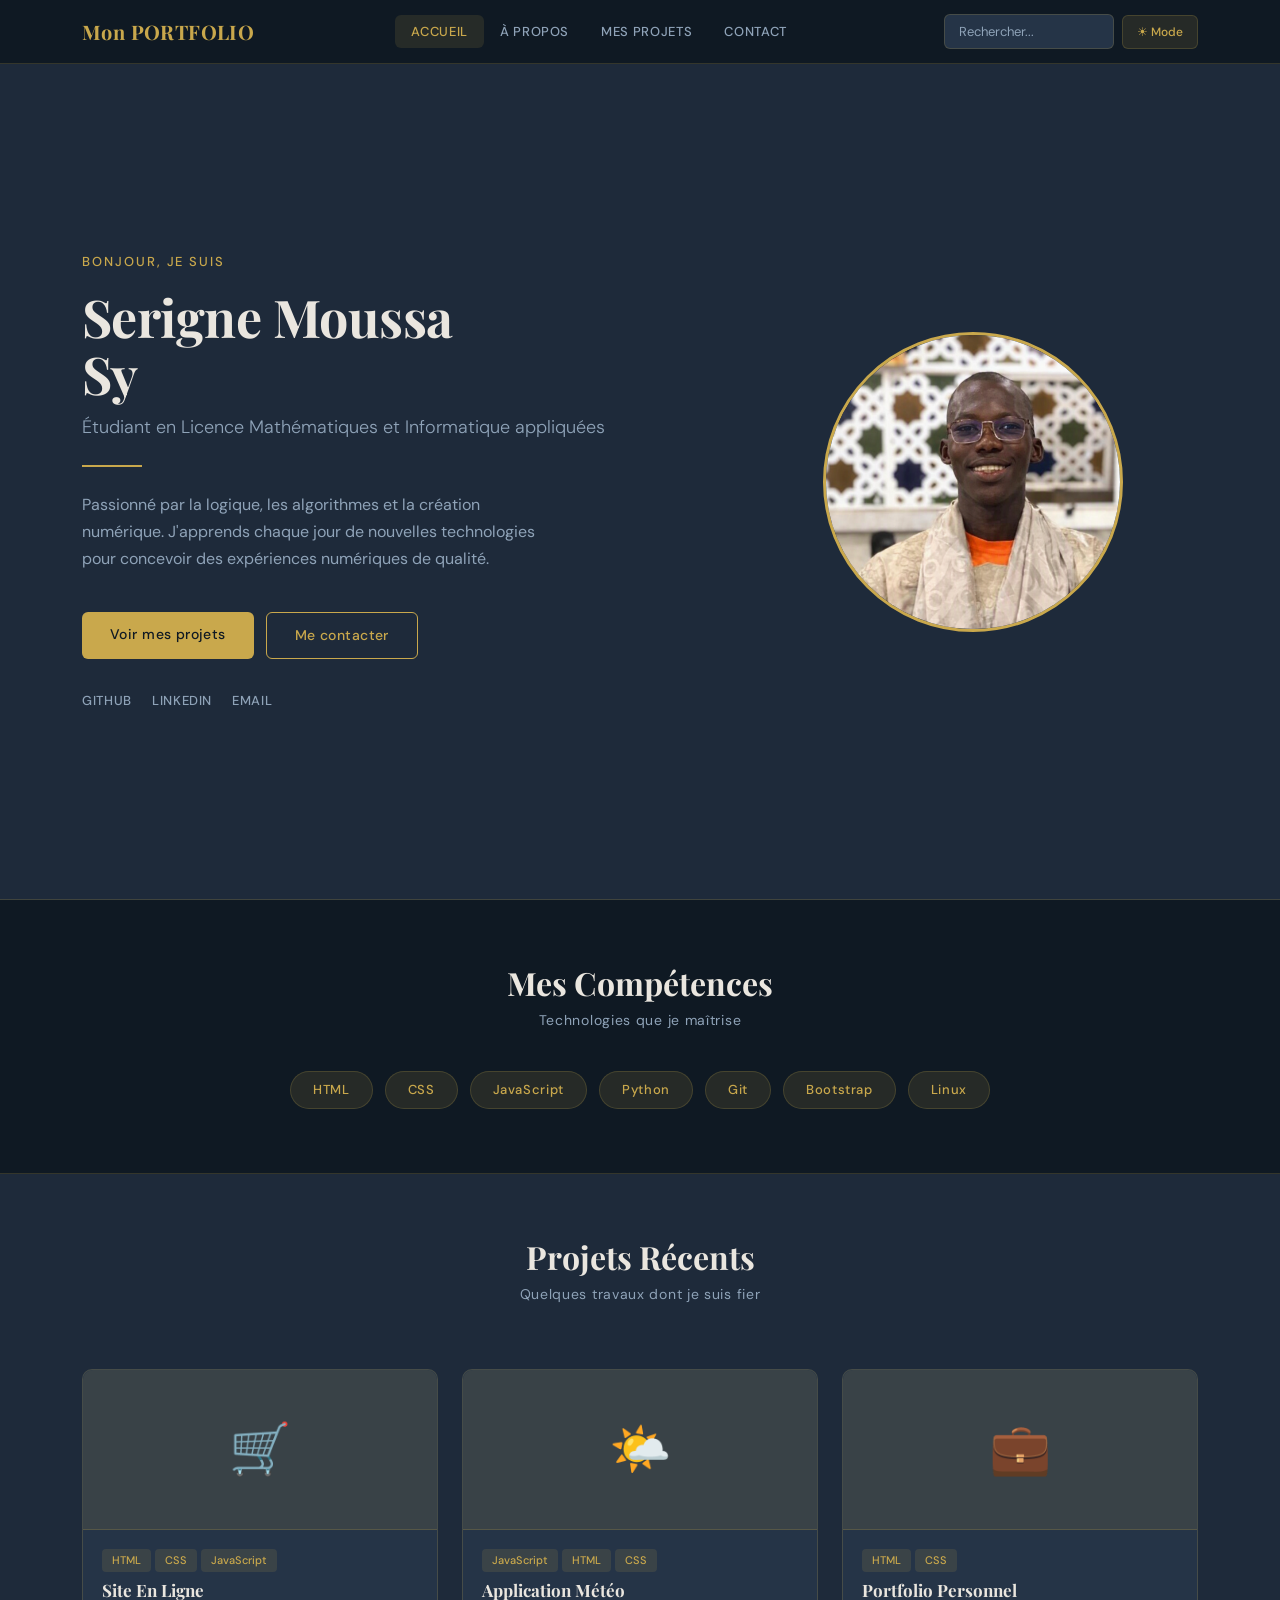
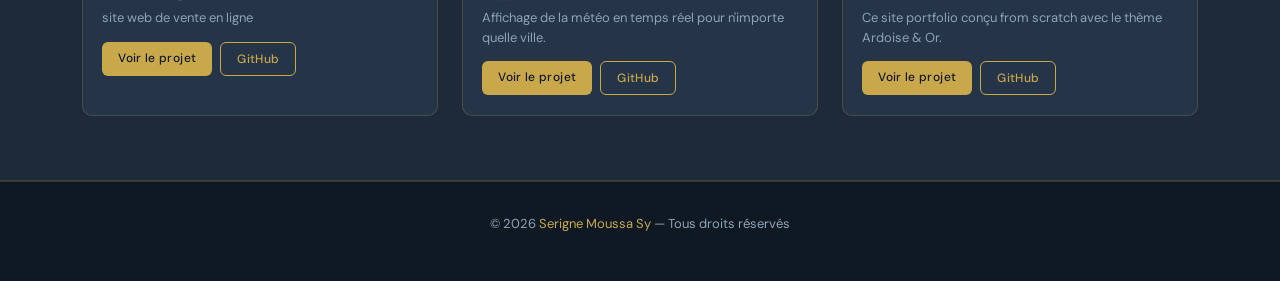
<file: index.html>
<!DOCTYPE html> 
<html lang="fr">
<head>
  <meta charset="UTF-8" />
  <meta name="viewport" content="width=device-width, initial-scale=1.0"/>
  <title>Portfolio — Moussa Sy</title>

  <!-- Google Fonts -->
  <link href="https://fonts.googleapis.com/css2?family=Playfair+Display:wght@400;700&family=DM+Sans:wght@300;400;500&display=swap" rel="stylesheet"/>

  <!-- Bootstrap 5 CDN -->
  <link href="https://cdn.jsdelivr.net/npm/bootstrap@5.3.0/dist/css/bootstrap.min.css" rel="stylesheet"/>

  <!-- CSS personnel -->
  <link rel="stylesheet" href="style.css"/>
</head>
<body>

  <!-- NAVBAR -->
  <header>
    <nav class="navbar navbar-expand-lg fixed-top">
      <div class="container">

        <a class="navbar-logo" href="index.html">Mon PORTFOLIO</a>

        <!-- Burger Bootstrap pour mobile -->
        <button class="navbar-toggler" type="button" data-bs-toggle="collapse" data-bs-target="#navMenu">
          <span class="navbar-toggler-icon"></span>
        </button>
 
        <div class="collapse navbar-collapse" id="navMenu">
          <ul class="navbar-nav mx-auto">
            <li class="nav-item"><a class="nav-link active" href="index.html">ACCUEIL</a></li>
            <li class="nav-item"><a class="nav-link" href="a propos.html">À PROPOS</a></li>
            <li class="nav-item"><a class="nav-link" href="projets.html">MES PROJETS</a></li>
            <li class="nav-item"><a class="nav-link" href="contact.html">CONTACT</a></li>
          </ul>
          <div class="d-flex align-items-center gap-2">
            <input type="text" class="nav-search" placeholder="Rechercher..."/>
            <!-- Bouton dark/light mode -->
            <button class="btn-mode" id="toggleMode">☀ Mode</button>
          </div>
        </div>

      </div>
    </nav>
  </header>

  <main>

    <!-- HERO -->
    <section class="hero" id="accueil">
      <div class="container">
        <div class="row align-items-center">

          <div class="col-lg-7 hero-texte fade-in">
            <p class="hero-salut">Bonjour, je suis</p>
            <h1 class="hero-nom">Serigne Moussa<br>Sy</h1>
            <p class="hero-titre">Étudiant en Licence Mathématiques et Informatique appliquées</p>
            <div class="hero-ligne"></div>
            <p class="hero-description"> 
              Passionné par la logique, les algorithmes et la création numérique. J'apprends chaque jour de nouvelles technologies pour concevoir des expériences numériques de qualité.
            </p>
            <div class="hero-boutons">
              <a href="projets.html" class="btn-or">Voir mes projets</a>
              <a href="contact.html" class="btn-contour">Me contacter</a>
              
            </div>
            <div class="hero-reseaux">
              <a href="https://github.com/ibrahima-xalil" target="_blank">GitHub</a>
              <a href="https://www.linkedin.com/in/serigne-moussa-sy-a2509a378?utm_source=share_via&utm_content=profile&utm_medium=member_android" target="_blank">LinkedIn</a>
              <a href="mailto:moussasy72mk@gmail.com">Email</a>
            </div>
          </div>

          <div class="col-lg-5 text-center fade-in">
           
            <img src="images/hero.png" alt="Photo de Moussa Sy" class="photo-cercle"/>
          </div>

        </div>
      </div>
    </section>

    <!-- COMPÉTENCES -->
    <section class="competences" id="competences">
      <div class="container text-center">
        <h2 class="section-titre fade-in">Mes Compétences</h2>
        <p class="section-sous-titre fade-in">Technologies que je maîtrise</p>
        <div class="competences-liste fade-in">
          <span class="badge-comp">HTML</span>
          <span class="badge-comp">CSS</span>
          <span class="badge-comp">JavaScript</span>
          <span class="badge-comp">Python</span> 
          <span class="badge-comp">Git</span>
          <span class="badge-comp">Bootstrap</span>
          <span class="badge-comp">Linux</span>
         
        </div>
      </div>
    </section>

    <!-- PROJETS  -->
    <section class="projets" id="projets">
      <div class="container">
        <h2 class="section-titre text-center fade-in">Projets Récents</h2>
        <p class="section-sous-titre text-center fade-in">Quelques travaux dont je suis fier</p>
        <div class="row g-4 mt-2">

          <article class="col-lg-4 col-md-6 fade-in">
            <div class="card projet-carte h-100">
              <div class="projet-image">🛒</div>
              <div class="card-body projet-info">
                <div class="projet-tags">
                  <span class="badge-tag">HTML</span>
                  <span class="badge-tag">CSS</span>
                  <span class="badge-tag">JavaScript</span>
                </div>
                <h3 class="card-title">Site En Ligne</h3>
                <p class="card-text">site web de vente en ligne</p>
                <div class="projet-liens">
                  <a href="Site de Vente.html" class="btn-or">Voir le projet</a>
                  <a href="#" class="btn-contour">GitHub</a>
                </div>
              </div>
            </div>
          </article>

          <article class="col-lg-4 col-md-6 fade-in">
            <div class="card projet-carte h-100">
              <div class="projet-image">🌤️</div>
              <div class="card-body projet-info">
                <div class="projet-tags">
                  <span class="badge-tag">JavaScript</span>
                  <span class="badge-tag">HTML</span>
                  <span class="badge-tag">CSS</span>
                </div>
                <h3 class="card-title">Application Météo</h3>
                <p class="card-text">Affichage de la météo en temps réel pour n'importe quelle ville.</p>
                <div class="projet-liens">
                  <a href="AppliMeteo.html" class="btn-or">Voir le projet</a>
                  <a href="#" class="btn-contour">GitHub</a>
                </div>
              </div>
            </div>
          </article>

          <article class="col-lg-4 col-md-6 fade-in">
            <div class="card projet-carte h-100">
              <div class="projet-image">💼</div>
              <div class="card-body projet-info">
                <div class="projet-tags">
                  <span class="badge-tag">HTML</span>
                  <span class="badge-tag">CSS</span>
                 
                </div>
                <h3 class="card-title">Portfolio Personnel</h3>
                <p class="card-text">Ce site portfolio conçu from scratch avec le thème Ardoise & Or.</p>
                <div class="projet-liens">
                  <a href="index.html" class="btn-or">Voir le projet</a>
                  <a href="#" class="btn-contour">GitHub</a>
                </div>
              </div>
            </div>
          </article>

        </div>
      </div>
    </section>

  </main>

  <!-- FOOTER -->
  <footer class="site-footer">
    <div class="container text-center">
      <p>© 2026 <span class="or">Serigne Moussa Sy</span> — Tous droits réservés</p>
    </div>
  </footer>

  <!-- Bootstrap JS -->
  <script src="https://cdn.jsdelivr.net/npm/bootstrap@5.3.0/dist/js/bootstrap.bundle.min.js"></script>
  
  <!-- JS externe  -->
  <script src="script.js"></script>

</body>
</html>
</file>
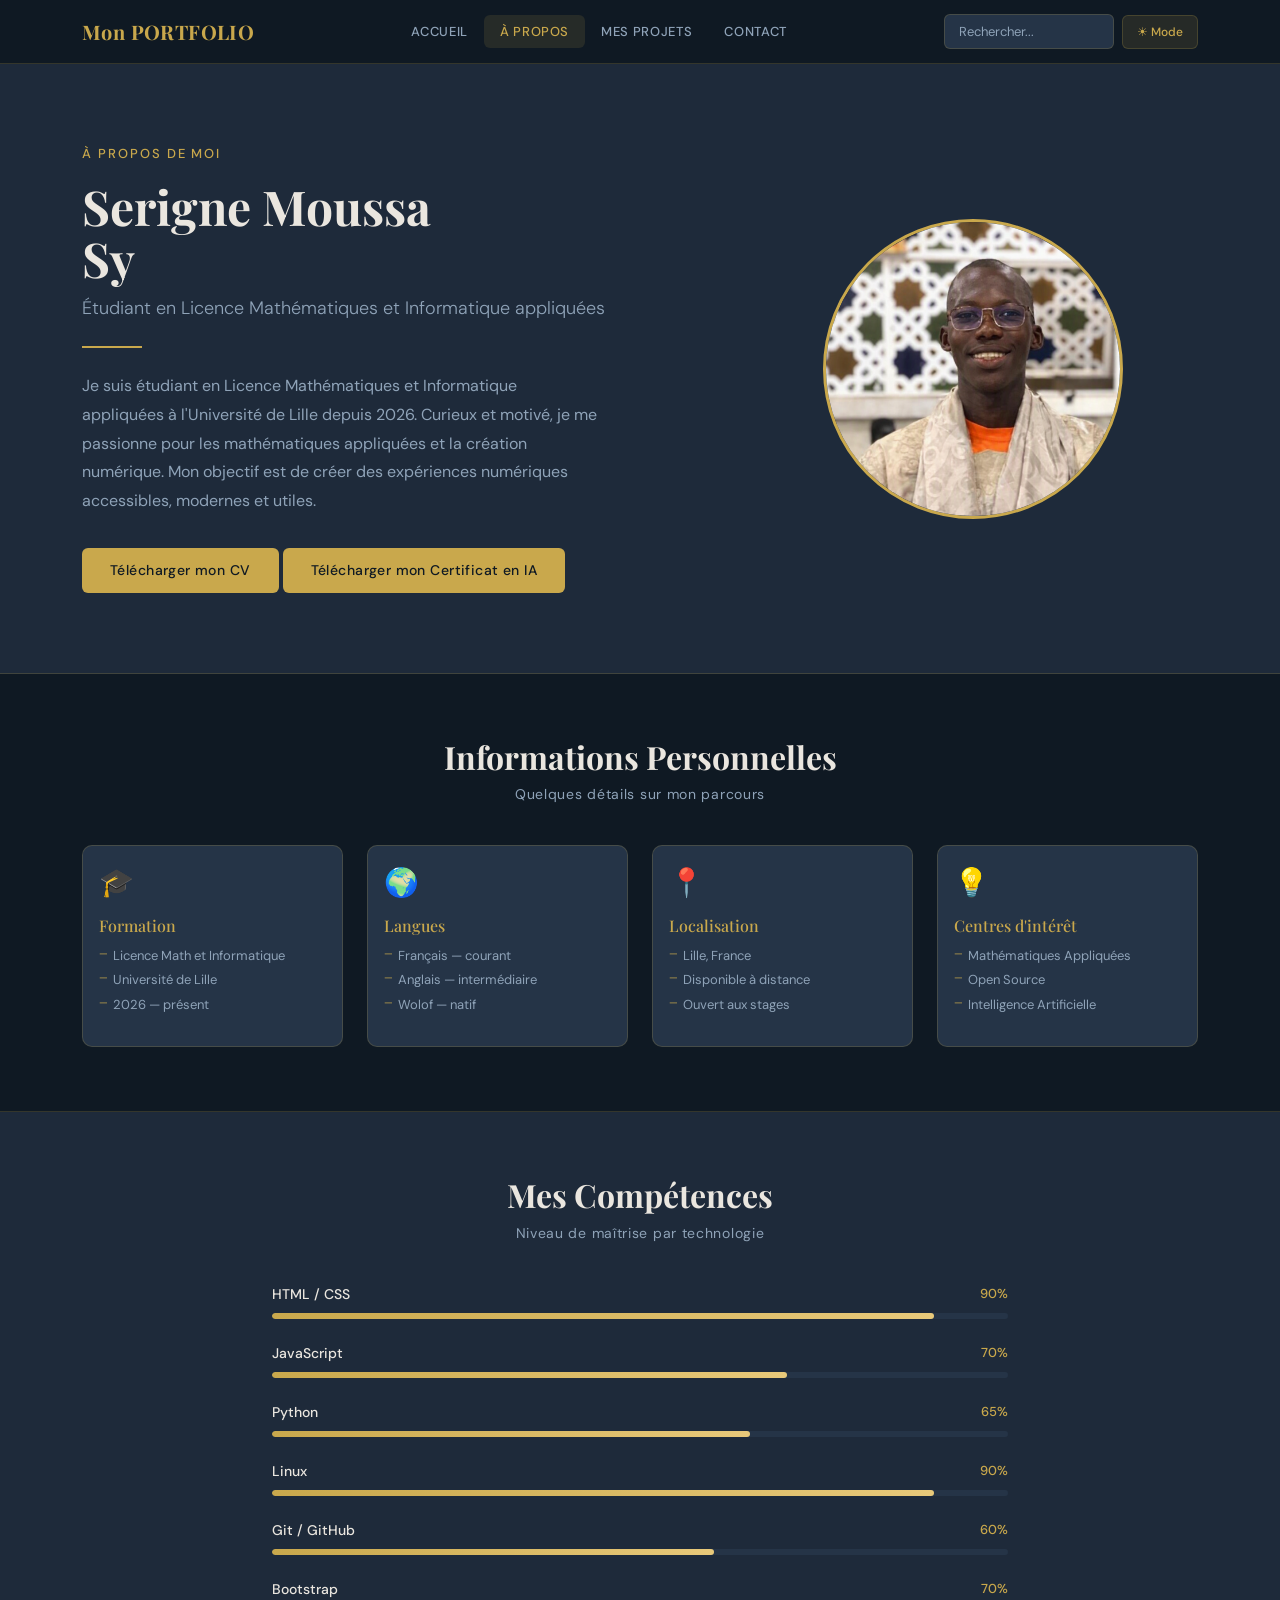
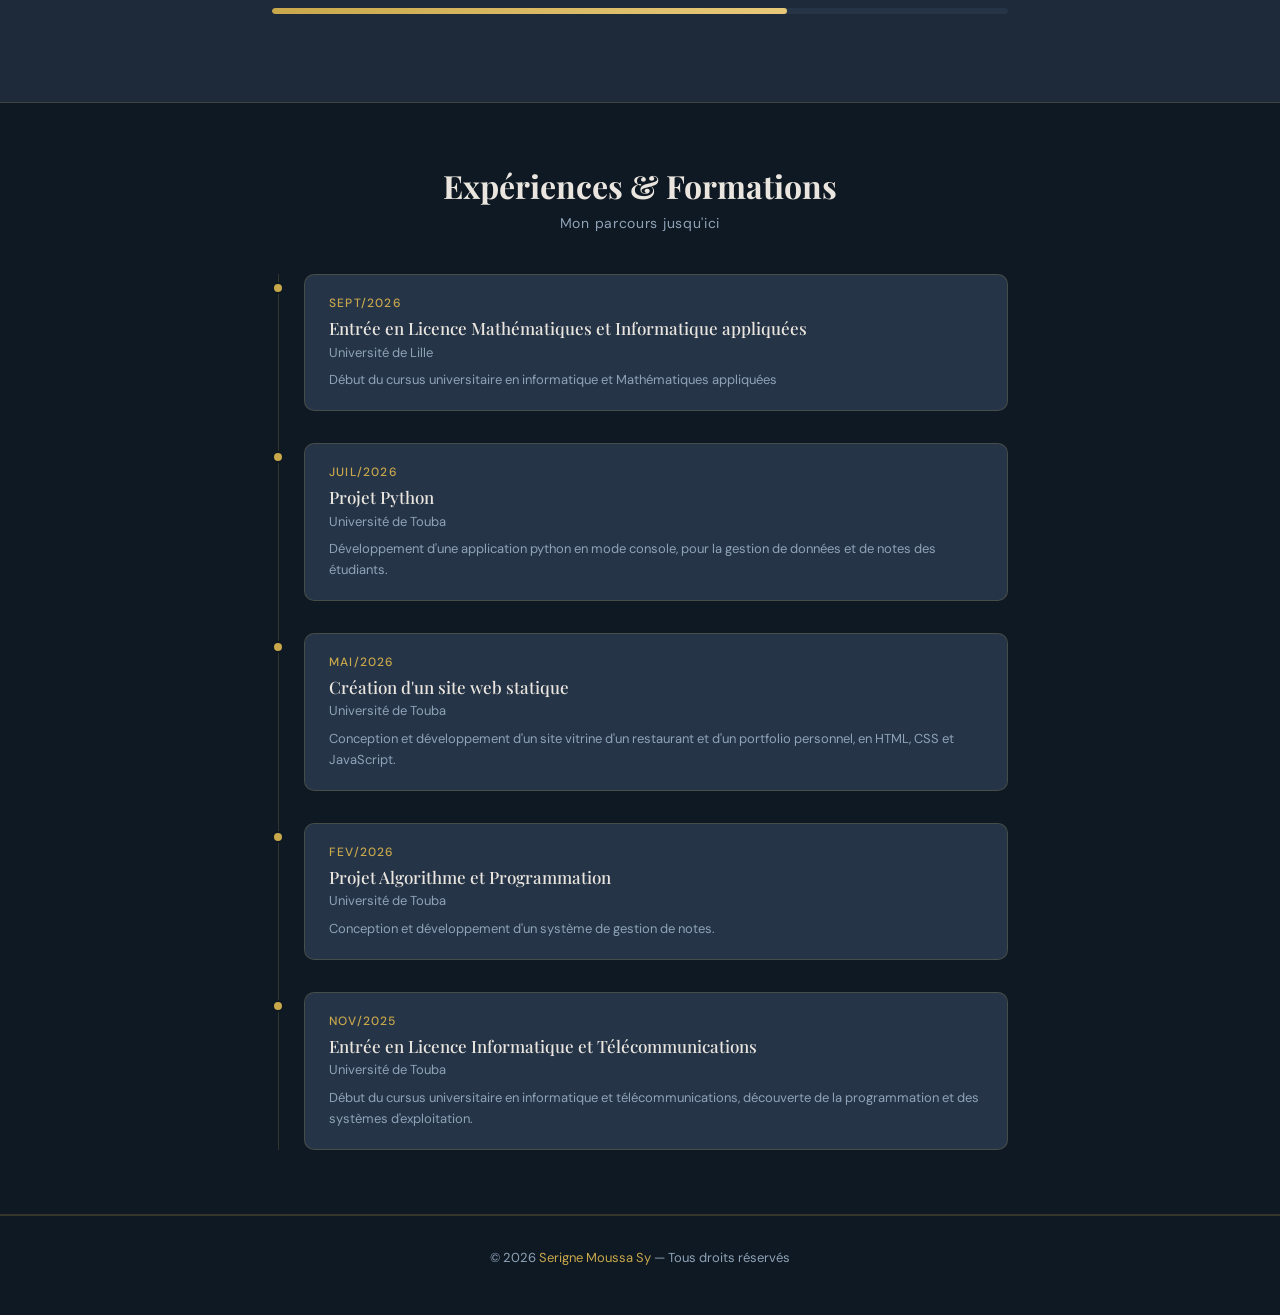
<file: a propos.html>
<!DOCTYPE html>
<html lang="fr">
<head>
  <meta charset="UTF-8" />
  <meta name="viewport" content="width=device-width, initial-scale=1.0"/>
  <title>À Propos — Moussa Sy</title>

  <!-- Google Fonts -->
  <link href="https://fonts.googleapis.com/css2?family=Playfair+Display:wght@400;700&family=DM+Sans:wght@300;400;500&display=swap" rel="stylesheet"/>

  <!-- Bootstrap 5 CDN -->
  <link href="https://cdn.jsdelivr.net/npm/bootstrap@5.3.0/dist/css/bootstrap.min.css" rel="stylesheet"/>

  <!-- CSS personnel -->
  <link rel="stylesheet" href="style.css"/>

</head>
<body>
    <!-- Liens --
      
</nav>
  <!-- NAVBAR — identique à index.html -->
  <header>
    <nav class="navbar navbar-expand-lg fixed-top">
      <div class="container">

        <a class="navbar-logo" href="index.html">Mon PORTFOLIO</a>

        <button class="navbar-toggler" type="button" data-bs-toggle="collapse" data-bs-target="#navMenu">
          <span class="navbar-toggler-icon"></span>
        </button>

        <div class="collapse navbar-collapse" id="navMenu">
          <ul class="navbar-nav mx-auto">
            <li class="nav-item"><a class="nav-link" href="index.html">ACCUEIL</a></li>
            <li class="nav-item"><a class="nav-link active" href="a propos.html">À PROPOS</a></li>
            <li class="nav-item"><a class="nav-link" href="projets.html">MES PROJETS</a></li>
            <li class="nav-item"><a class="nav-link" href="contact.html">CONTACT</a></li>
          </ul>
          <div class="d-flex align-items-center gap-2">
            <input type="text" class="nav-search" placeholder="Rechercher..."/>
            <button class="btn-mode" id="toggleMode">☀ Mode</button>
          </div>
        </div>

      </div>
    </nav>
  </header>

  <main>

    <!-- HERO À PROPOS  -->
    <section class="ap-hero fade-in">
      <div class="container">
        <div class="row align-items-center">

          <div class="col-lg-7">
            <p class="ap-label">À Propos de moi</p>
            <h1 class="ap-nom">Serigne Moussa<br>Sy</h1>
            <p class="ap-titre">Étudiant en Licence Mathématiques et Informatique appliquées</p>
            <div class="ap-ligne"></div>
            <p class="ap-description">
              Je suis étudiant en Licence Mathématiques et Informatique appliquées à l'Université de Lille depuis 2026.
              Curieux et motivé, je me passionne pour les mathématiques appliquées et la création numérique.
              Mon objectif est de créer des expériences numériques accessibles, modernes et utiles.
            </p>
            <a href="CV.pdf" class="btn-or" download>Télécharger mon CV</a>
            <a href="Certificat.pdf" class="btn-or" download>Télécharger mon Certificat en IA</a>

          </div>

          <div class="col-lg-5 text-center mt-4 mt-lg-0">
     
            <img src="images/hero.png" alt="Photo de Moussa Sy" class="photo-cercle"/>
          </div>

        </div>
      </div>
    </section>

    <!-- INFORMATIONS PERSONNELLES -->
    <section class="infos">
      <div class="container">
        <h2 class="section-titre text-center fade-in">Informations Personnelles</h2>
        <p class="section-sous-titre text-center fade-in">Quelques détails sur mon parcours</p>
        <div class="row g-4">

          <article class="col-lg-3 col-md-6 fade-in">
            <div class="card info-carte h-100">
              <div class="card-body">
                <div class="info-icone">🎓</div>
                <h3>Formation</h3>
                <ul>
                  <li>Licence Math et Informatique</li>
                  <li>Université de Lille</li>
                  <li>2026 — présent</li>
                </ul>
              </div>
            </div>
          </article>

          <article class="col-lg-3 col-md-6 fade-in">
            <div class="card info-carte h-100">
              <div class="card-body">
                <div class="info-icone">🌍</div>
                <h3>Langues</h3>
                <ul>
                  <li>Français — courant</li>
                  <li>Anglais — intermédiaire</li>
                  <li>Wolof — natif</li>
                </ul>
              </div>
            </div>
          </article>

          <article class="col-lg-3 col-md-6 fade-in">
            <div class="card info-carte h-100">
              <div class="card-body">
                <div class="info-icone">📍</div>
                <h3>Localisation</h3>
                <ul>
                  <li>Lille, France</li>
                  <li>Disponible à distance</li>
                  <li>Ouvert aux stages</li>
                </ul>
              </div>
            </div>
          </article>

          <article class="col-lg-3 col-md-6 fade-in">
            <div class="card info-carte h-100">
              <div class="card-body">
                <div class="info-icone">💡</div>
                <h3>Centres d'intérêt</h3>
                <ul>
                  <li>Mathématiques Appliquées</li>
                  <li>Open Source</li>
                  <li>Intelligence Artificielle</li>
                </ul>
              </div>
            </div>
          </article>

        </div>
      </div>
    </section>

    <!-- COMPÉTENCES AVEC BARRES -->
    <section class="competences-barres">
      <div class="container">
        <h2 class="section-titre text-center fade-in">Mes Compétences</h2>
        <p class="section-sous-titre text-center fade-in">Niveau de maîtrise par technologie</p>
        <div class="row justify-content-center">
          <div class="col-lg-8">

            <div class="comp-item fade-in">
              <div class="comp-header">
                <span class="comp-nom">HTML / CSS</span>
                <span class="comp-pct">90%</span>
              </div>
              <div class="barre-fond">
                <div class="barre-rempli" style="width: 90%;"></div>
              </div>
            </div>

            <div class="comp-item fade-in">
              <div class="comp-header">
                <span class="comp-nom">JavaScript</span>
                <span class="comp-pct">70%</span>
              </div>
              <div class="barre-fond">
                <div class="barre-rempli" style="width: 70%;"></div>
              </div>
            </div>

            <div class="comp-item fade-in">
              <div class="comp-header">
                <span class="comp-nom">Python</span>
                <span class="comp-pct">65%</span>
              </div>
              <div class="barre-fond">
                <div class="barre-rempli" style="width: 65%;"></div>
              </div>
            </div>

            <div class="comp-item fade-in">
              <div class="comp-header">
                <span class="comp-nom">Linux</span>
                <span class="comp-pct">90%</span>
              </div>
              <div class="barre-fond">
                <div class="barre-rempli" style="width: 90%;"></div>
              </div>
            </div>

            <div class="comp-item fade-in">
              <div class="comp-header">
                <span class="comp-nom">Git / GitHub</span>
                <span class="comp-pct">60%</span>
              </div>
              <div class="barre-fond">
                <div class="barre-rempli" style="width: 60%;"></div>
              </div>
            </div>

            <div class="comp-item fade-in">
              <div class="comp-header">
                <span class="comp-nom">Bootstrap</span>
                <span class="comp-pct">70%</span>
              </div>
              <div class="barre-fond">
                <div class="barre-rempli" style="width: 70%;"></div>
              </div>
            </div>

          </div>
        </div>
      </div>
    </section>

    <!-- TIMELINE EXPÉRIENCES  -->
    <section class="experiences">
      <div class="container">
        <h2 class="section-titre text-center fade-in">Expériences & Formations</h2>
        <p class="section-sous-titre text-center fade-in">Mon parcours jusqu'ici</p>
        <div class="row justify-content-center">
          <div class="col-lg-8">

            <div class="timeline">
              
              <div class="timeline-item fade-in">
                <div class="timeline-point"></div>
                <div class="timeline-contenu">
                  <span class="timeline-date">Sept/2026</span>
                  <h3>Entrée en Licence Mathématiques et Informatique appliquées</h3>
                  <p>Université de Lille</p>
                  <p class="timeline-desc">Début du cursus universitaire en informatique et Mathématiques appliquées</p>
                </div>
              </div>

              <div class="timeline-item fade-in">
                <div class="timeline-point"></div>
                <div class="timeline-contenu">
                  <span class="timeline-date">Juil/2026</span>
                  <h3>Projet Python</h3>
                  <p>Université de Touba</p>
                  <p class="timeline-desc">Développement d'une application python en mode console, pour la gestion de données et de notes des étudiants.</p>
                </div>
              </div>
   
              <div class="timeline-item fade-in">
                <div class="timeline-point"></div>
                <div class="timeline-contenu">
                  <span class="timeline-date">Mai/2026</span>
                  <h3>Création d'un site web statique</h3>
                  <p>Université de Touba</p>
                  <p class="timeline-desc">Conception et développement d'un site vitrine d'un restaurant et d'un portfolio personnel, en HTML, CSS et JavaScript.</p>
                </div>
              </div>

              <div class="timeline-item fade-in">
                <div class="timeline-point"></div>
                <div class="timeline-contenu">
                  <span class="timeline-date">Fev/2026</span>
                  <h3>Projet Algorithme et Programmation</h3>
                  <p>Université de Touba</p>
                  <p class="timeline-desc">Conception et développement d'un système de gestion de notes.</p>
                </div>
              </div>

              <div class="timeline-item fade-in">
                <div class="timeline-point"></div>
                <div class="timeline-contenu">
                  <span class="timeline-date">Nov/2025</span>
                  <h3>Entrée en Licence Informatique et Télécommunications</h3>
                  <p>Université de Touba</p>
                  <p class="timeline-desc">Début du cursus universitaire en informatique et télécommunications, découverte de la programmation et des systèmes d'exploitation.</p>
                </div>
              </div>

            </div>
          </div>
        </div>
      </div>
    </section>

  </main>

  <!-- FOOTER -->
  <footer class="site-footer">
    <div class="container text-center">
      <p>© 2026 <span class="or">Serigne Moussa Sy</span> — Tous droits réservés</p>
    </div>
  </footer>

  <!-- Bootstrap JS -->
  <script src="https://cdn.jsdelivr.net/npm/bootstrap@5.3.0/dist/js/bootstrap.bundle.min.js"></script>
  
  <!-- JS externe -->
  <script src="script.js"></script>

</body>
</html>
</file>
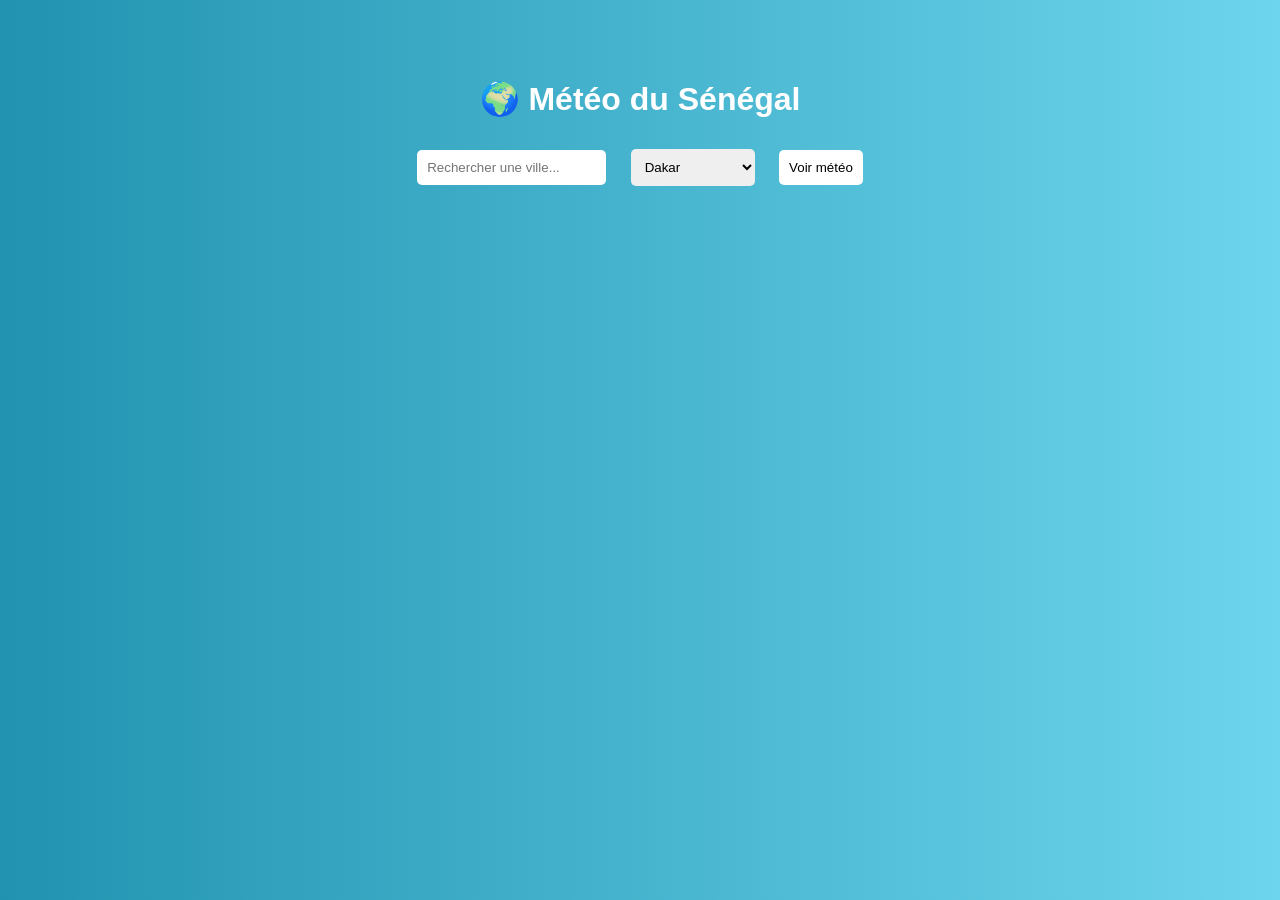
<file: AppliMeteo.html>
<!DOCTYPE html>
<html lang="fr">
<head>
<meta charset="UTF-8">
<title>Météo Sénégal PRO</title>
<meta name="viewport" content="width=device-width, initial-scale=1.0">

<style>
    body {
    font-family: Arial;
    background: linear-gradient(to right, #2193b0, #6dd5ed);
    text-align: center;
    color: white;
}

.container {
    margin-top: 80px;
}

input, select, button {
    padding: 10px;
    margin: 10px;
    border-radius: 5px;
    border: none;
}

button {
    background: white;
    cursor: pointer;
}

#result {
    margin-top: 20px;
    font-size: 22px;
}
</style>
</head>

<body>

<div class="container">

    <h1>🌍 Météo du Sénégal</h1>

    <input type="text" id="search" placeholder="Rechercher une ville..." onkeyup="filterCities()">

    <select id="city"></select>

    <button onclick="getWeather()">Voir météo</button>

    <div id="result"></div>

</div>

<script>
    const cities = [
    "Dakar","Thiès","Saint-Louis","Kaolack","Ziguinchor",
    "Touba","Mbour","Rufisque","Tambacounda","Kolda",
    "Louga","Fatick"
];

// remplir select
const select = document.getElementById("city");

cities.forEach(city => {
    let option = document.createElement("option");
    option.value = city;
    option.textContent = city;
    select.appendChild(option);
});

// filtrer recherche
function filterCities() {
    let input = document.getElementById("search").value.toLowerCase();
    select.innerHTML = "";

    cities
    .filter(city => city.toLowerCase().includes(input))
    .forEach(city => {
        let option = document.createElement("option");
        option.value = city;
        option.textContent = city;
        select.appendChild(option);
    });
}

// météo fictive PRO
function getWeather() {
    let city = document.getElementById("city").value;

    // température fictive réaliste Sénégal (20°C - 45°C)
    let temp = Math.floor(Math.random() * 25) + 20;

    let conditions = ["☀️ Ensoleillé", "⛅ Nuageux", "🌧️ Pluvieux"];
    let weather = conditions[Math.floor(Math.random() * conditions.length)];

    document.getElementById("result").innerHTML = `
        <h2>${city}</h2>
        <p>🌡️ Température : ${temp}°C</p>
        <p>${weather}</p>
    `;
}
</script>

</body>
</html>
</file>
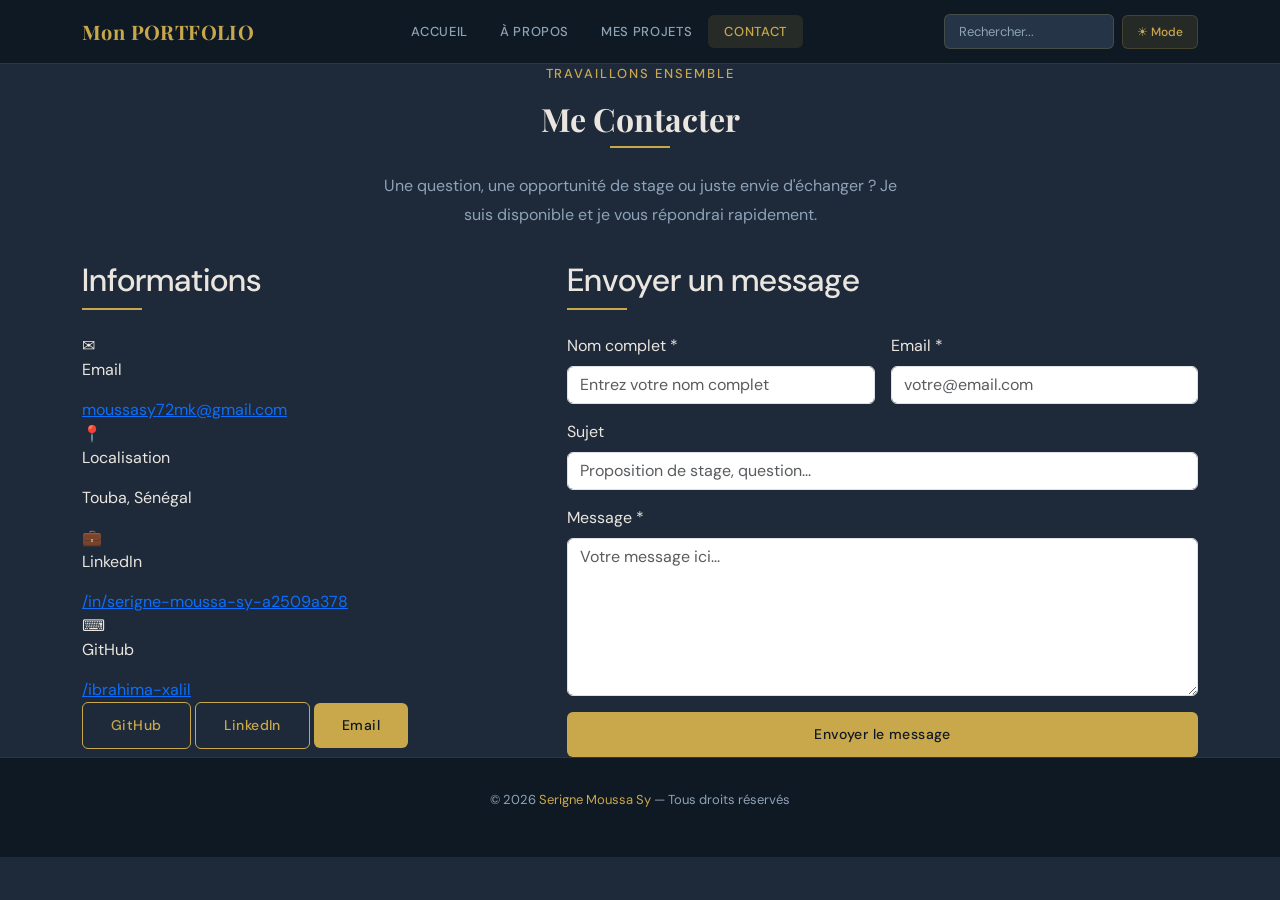
<file: contact.html>
<!DOCTYPE html>
<html lang="fr">
<head>
  <meta charset="UTF-8" />
  <meta name="viewport" content="width=device-width, initial-scale=1.0"/>
  <title>Contact — Xalil Faye</title>

  <!-- Google Fonts -->
  <link href="https://fonts.googleapis.com/css2?family=Playfair+Display:wght@400;700&family=DM+Sans:wght@300;400;500&display=swap" rel="stylesheet"/>

  <!-- Bootstrap 5 CDN -->
  <link href="https://cdn.jsdelivr.net/npm/bootstrap@5.3.0/dist/css/bootstrap.min.css" rel="stylesheet"/>

  <!-- CSS personnel -->
  <link rel="stylesheet" href="style.css"/>
</head>
<body>

  <!-- NAVBAR -->
  <header>
    <nav class="navbar navbar-expand-lg fixed-top">
      <div class="container">

        <a class="navbar-logo" href="index.html">Mon PORTFOLIO</a>

        <button class="navbar-toggler" type="button" data-bs-toggle="collapse" data-bs-target="#navMenu">
          <span class="navbar-toggler-icon"></span>
        </button>

        <div class="collapse navbar-collapse" id="navMenu">
          <ul class="navbar-nav mx-auto">
            <li class="nav-item"><a class="nav-link" href="index.html">ACCUEIL</a></li>
            <li class="nav-item"><a class="nav-link" href="a propos.html">À PROPOS</a></li>
            <li class="nav-item"><a class="nav-link" href="projets.html">MES PROJETS</a></li>
            <li class="nav-item"><a class="nav-link active" href="contact.html">CONTACT</a></li>
          </ul>
          <div class="d-flex align-items-center gap-2">
            <input type="text" class="nav-search" placeholder="Rechercher..."/>
            <button class="btn-mode" id="toggleMode">☀ Mode</button>
          </div>
        </div>

      </div>
    </nav>
  </header>

  <main>

    <!-- HERO CONTACT -->
    <section class="contact-hero fade-in">
      <div class="container text-center">
        <p class="ap-label">Travaillons ensemble</p>
        <h1 class="section-titre">Me Contacter</h1>
        <div class="hero-ligne mx-auto"></div>
        <p class="ap-description mx-auto">
          Une question, une opportunité de stage ou juste envie d'échanger ?
          Je suis disponible et je vous répondrai rapidement.
        </p>
      </div>
    </section>

    <!-- CONTENU CONTACT -->
    <section class="contact-contenu">
      <div class="container">
        <div class="row g-5">

          <!-- INFOS DE CONTACT -->
          <div class="col-lg-5 fade-in">
            <h2 class="contact-titre">Informations</h2>
            <div class="hero-ligne"></div>

            <div class="contact-item">
              <div class="contact-icone">✉</div>
              <div>
                <p class="contact-label">Email</p>
                <a href="mailto:moussasy72mk@gmail.com" class="contact-valeur">moussasy72mk@gmail.com</a>
              </div>
            </div>

            <div class="contact-item">
              <div class="contact-icone">📍</div>
              <div>
                <p class="contact-label">Localisation</p>
                <p class="contact-valeur">Touba, Sénégal</p>
              </div>
            </div>

            <div class="contact-item">
              <div class="contact-icone">💼</div>
              <div>
                <p class="contact-label">LinkedIn</p>
                <a href="https://www.linkedin.com/in/serigne-moussa-sy-a2509a378?utm_source=share_via&utm_content=profile&utm_medium=member_android" target="_blank" class="contact-valeur">/in/serigne-moussa-sy-a2509a378</a>
              </div>
            </div>

            <div class="contact-item">
              <div class="contact-icone">⌨</div>
              <div>
                <p class="contact-label">GitHub</p>
                <a href="https://github.com/ibrahima-xalil" target="_blank" class="contact-valeur">/ibrahima-xalil</a>
              </div>
            </div>

            <!-- RÉSEAUX SOCIAUX -->
            <div class="contact-reseaux">
              <a href="https://github.com/ibrahima-xalil" target="_blank" class="btn-contour">GitHub</a>
              <a href="https://www.linkedin.com/in/serigne-moussa-sy-a2509a378?utm_source=share_via&utm_content=profile&utm_medium=member_android" target="_blank" class="btn-contour">LinkedIn</a>
              <a href="mailto:moussasy72mk@gmail.com" class="btn-or">Email</a>
            </div>

          </div>

          <!-- FORMULAIRE DE CONTACT -->
          <div class="col-lg-7 fade-in">
            <h2 class="contact-titre">Envoyer un message</h2>
            <div class="hero-ligne"></div>

            <!-- Alerte résultat (affichée par JS) -->
            <div id="alerte" style="display:none;"></div>

            <form id="contactForm" class="contact-form" novalidate>

              <div class="row g-3">

                <div class="col-md-6">
                  <label for="nom" class="form-label contact-label">Nom complet *</label>
                  <input
                    type="text"
                    id="nom"
                    name="nom"
                    class="form-control champ"
                    placeholder="Entrez votre nom complet"
                  />
                </div>

                <div class="col-md-6">
                  <label for="email" class="form-label contact-label">Email *</label>
                  <input
                    type="email"
                    id="email"
                    name="email"
                    class="form-control champ"
                    placeholder="votre@email.com"
                  />
                </div>

                <div class="col-12">
                  <label for="sujet" class="form-label contact-label">Sujet</label>
                  <input
                    type="text"
                    id="sujet"
                    name="sujet"
                    class="form-control champ"
                    placeholder="Proposition de stage, question..."
                  />
                </div>

                <div class="col-12">
                  <label for="message" class="form-label contact-label">Message *</label>
                  <textarea
                    id="message"
                    name="message"
                    class="form-control champ"
                    rows="6"
                    placeholder="Votre message ici..."
                  ></textarea>
                </div>

                <div class="col-12">
                  <button type="submit" class="btn-or w-100">Envoyer le message</button>
                </div>

              </div>
            </form>
          </div>

        </div>
      </div>
    </section>

  </main>

  <!-- FOOTER -->
  <footer class="site-footer">
    <div class="container text-center">
      <p>© 2026 <span class="or">Serigne Moussa Sy</span> — Tous droits réservés</p>
    </div>
  </footer>

  <!-- Bootstrap JS -->
  <script src="https://cdn.jsdelivr.net/npm/bootstrap@5.3.0/dist/js/bootstrap.bundle.min.js"></script>
  
  <!-- JS externe -->
  <script src="script.js"></script>

</body>
</html>
</file>
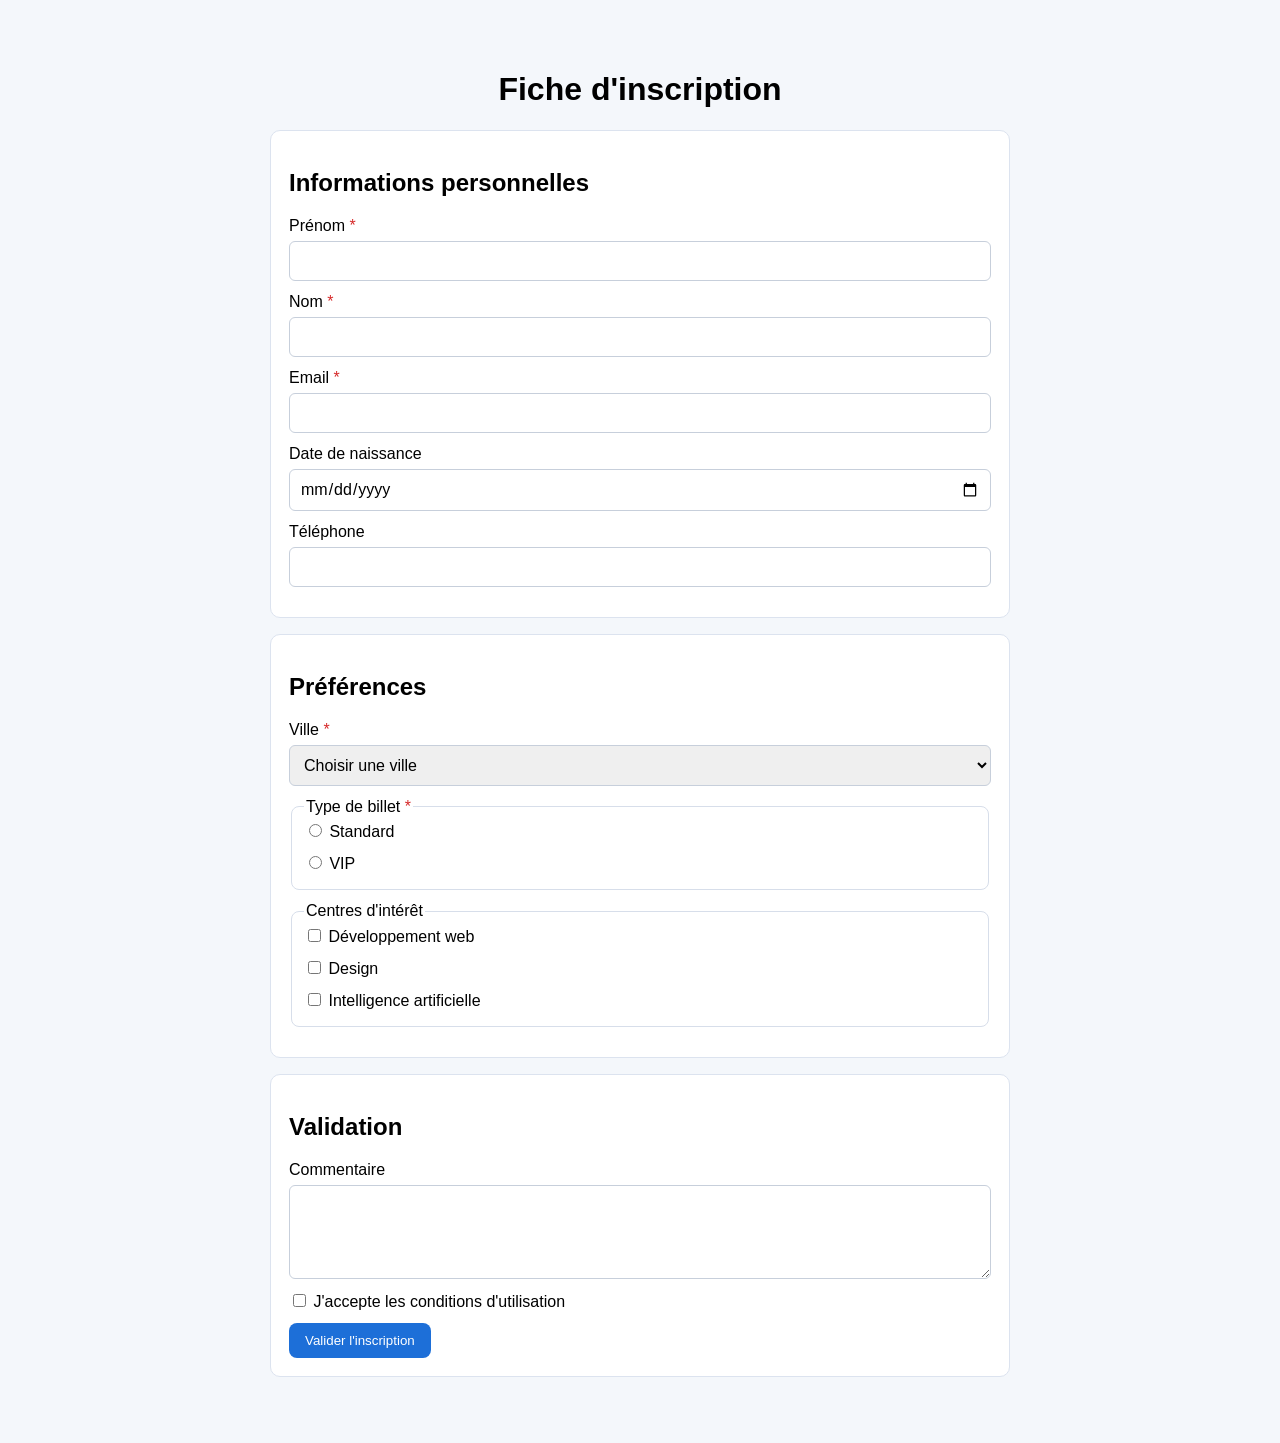
<file: FormInscript.html>
<!DOCTYPE html>
<html lang="fr">
<head>
  <meta charset="UTF-8">
  <meta name="viewport" content="width=device-width, initial-scale=1.0">
  <title>Formulaire d'inscription</title>
  <style>
    * {
  box-sizing: border-box;
}

body {
  margin: 0;
  font-family: Arial, sans-serif;
  background: #f4f7fb;
}

.conteneur {
  max-width: 780px;
  margin: 30px auto;
  padding: 20px;
}

h1 {
  text-align: center;
}

.section {
  background: #fff;
  border: 1px solid #dce3ef;
  border-radius: 10px;
  padding: 18px;
  margin-bottom: 16px;
}

.champ {
  display: flex;
  flex-direction: column;
  gap: 6px;
  margin-bottom: 12px;
}

.champ input,
.champ select,
.champ textarea {
  padding: 10px;
  border: 1px solid #c7cfdb;
  border-radius: 6px;
  font: inherit;
}

.champ input:focus,
.champ select:focus,
.champ textarea:focus {
  outline: none;
  border-color: #1d6fd8;
  box-shadow: 0 0 0 2px rgba(29, 111, 216, 0.2);
}

.requis::after {
  content: " *";
  color: #d62828;
}

fieldset.champ {
  border: 1px solid #d7deea;
  border-radius: 8px;
}

fieldset.champ label {
  margin-bottom: 6px;
}

.ligne {
  flex-direction: row;
  align-items: center;
}

button {
  border: none;
  background: #1d6fd8;
  color: #fff;
  padding: 10px 16px;
  border-radius: 8px;
  cursor: pointer;
}

button:hover {
  background: #145ab3;
}
  </style>
</head>
<body>
  <main class="conteneur">
    <h1>Fiche d'inscription</h1>
    <form action="#" method="post" class="formulaire">
      <div class="section">
        <h2>Informations personnelles</h2>
        <div class="champ">
          <label class="requis" for="prenom">Prénom</label>
          <input type="text" id="prenom" name="prenom" required>
        </div>
        <div class="champ">
          <label class="requis" for="nom">Nom</label>
          <input type="text" id="nom" name="nom" required>
        </div>
        <div class="champ">
          <label class="requis" for="email">Email</label>
          <input type="email" id="email" name="email" required>
        </div>
        <div class="champ">
          <label for="naissance">Date de naissance</label>
          <input type="date" id="naissance" name="naissance">
        </div>
        <div class="champ">
          <label for="telephone">Téléphone</label>
          <input type="tel" id="telephone" name="telephone">
        </div>
      </div>

      <div class="section">
        <h2>Préférences</h2>
        <div class="champ">
          <label class="requis" for="ville">Ville</label>
          <select id="ville" name="ville" required>
            <option value="">Choisir une ville</option>
            <option>Dakar</option>
            <option>Thiès</option>
            <option>Saint-Louis</option>
            <option>Kaolack</option>
          </select>
        </div>

        <fieldset class="champ">
          <legend class="requis">Type de billet</legend>
          <label><input type="radio" name="billet" value="standard" required> Standard</label>
          <label><input type="radio" name="billet" value="vip"> VIP</label>
        </fieldset>

        <fieldset class="champ">
          <legend>Centres d'intérêt</legend>
          <label><input type="checkbox" name="interets" value="web"> Développement web</label>
          <label><input type="checkbox" name="interets" value="design"> Design</label>
          <label><input type="checkbox" name="interets" value="ia"> Intelligence artificielle</label>
        </fieldset>
      </div>

      <div class="section">
        <h2>Validation</h2>
        <div class="champ">
          <label for="commentaire">Commentaire</label>
          <textarea id="commentaire" name="commentaire" rows="4"></textarea>
        </div>
        <div class="champ ligne">
          <label for="conditions">
            <input type="checkbox" id="conditions" name="conditions" required>
            J'accepte les conditions d'utilisation
          </label>
        </div>
        <button type="submit">Valider l'inscription</button>
      </div>
    </form>
  </main>
</body>
</html>
</file>
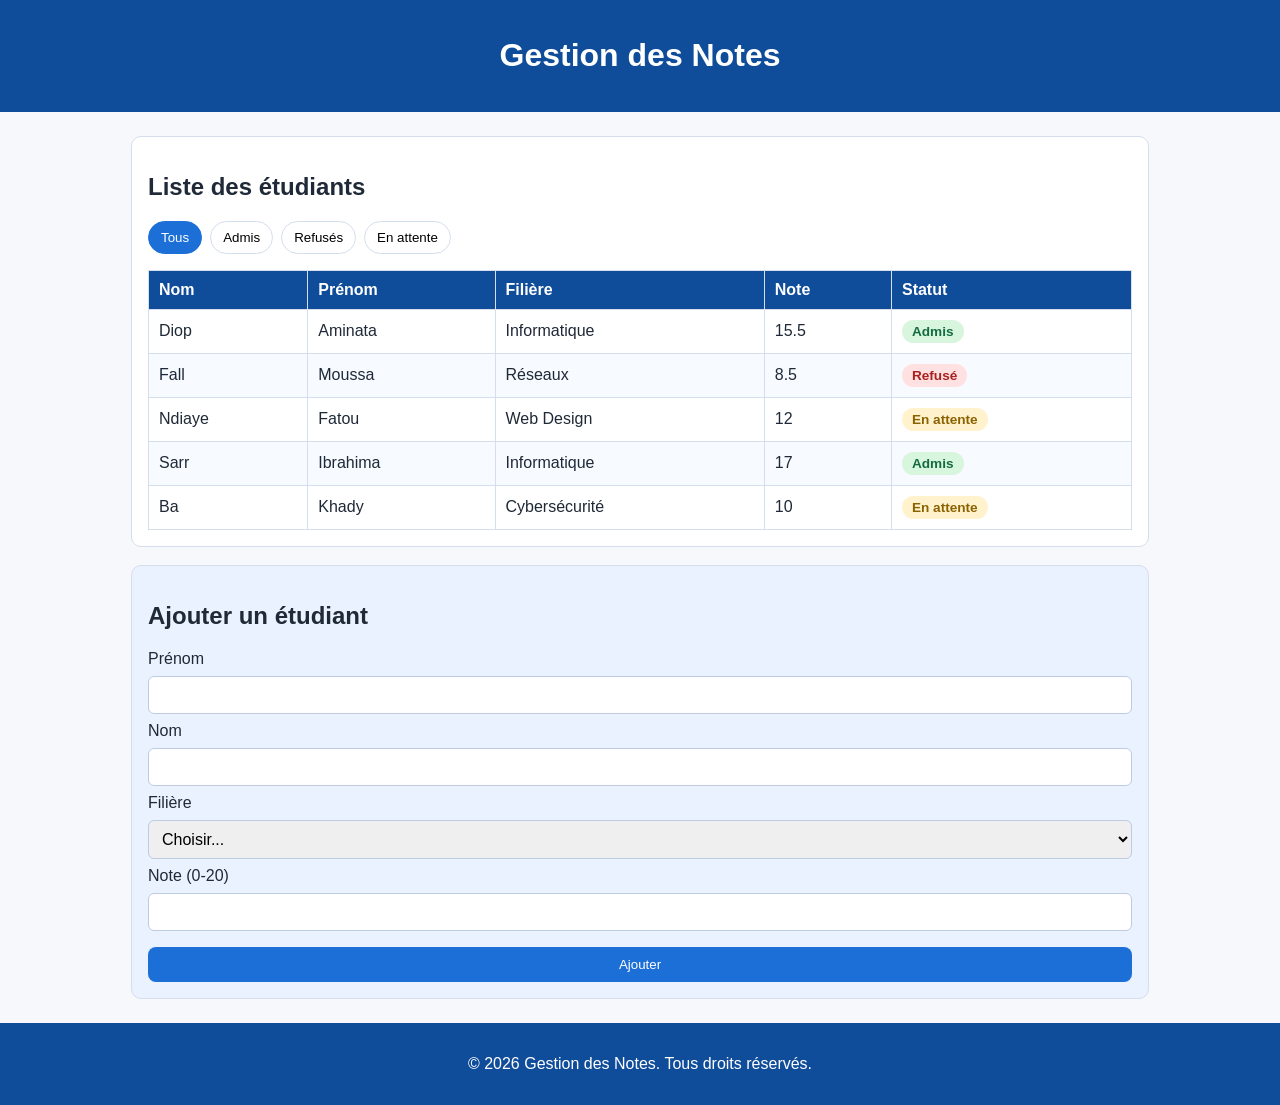
<file: Gestion Des Notes.html>
<!DOCTYPE html>
<html lang="fr">
<head>
  <meta charset="UTF-8">
  <meta name="viewport" content="width=device-width, initial-scale=1.0">
  <title>Gestion des Notes</title>
  <style>
:root {
  --bleu-900: #0f4c9a;
  --bleu-700: #1d6fd8;
  --bleu-100: #eaf2ff;
  --gris-100: #f6f8fc;
  --gris-300: #d5deec;
  --texte: #1f2937;
  --ok-bg: #d8f5de;
  --ok-txt: #146c3d;
  --ko-bg: #ffe1e1;
  --ko-txt: #a82020;
  --wait-bg: #fff2cc;
  --wait-txt: #8a6200;
}
* { box-sizing: border-box; }
body { margin: 0; font-family: Arial, sans-serif; background: var(--gris-100); color: var(--texte); }
header, footer { text-align: center; padding: 16px; background: var(--bleu-900); color: #fff; }
main { max-width: 1050px; margin: 24px auto; padding: 0 16px; }
section { background: #fff; border: 1px solid var(--gris-300); border-radius: 10px; padding: 16px; margin-bottom: 18px; }
.filtres { list-style: none; padding: 0; display: flex; gap: 8px; flex-wrap: wrap; }
.filtre { border: 1px solid var(--gris-300); background: #fff; padding: 8px 12px; border-radius: 999px; cursor: pointer; }
.filtre.actif { background: var(--bleu-700); color: #fff; border-color: var(--bleu-700); }
.table-responsive { overflow-x: auto; }
.etudiants { width: 100%; border-collapse: collapse; min-width: 700px; }
.etudiants th, .etudiants td { border: 1px solid var(--gris-300); padding: 10px; text-align: left; }
.etudiants thead th { background: var(--bleu-900); color: #fff; }
.etudiants tbody tr:nth-child(even) { background: #f7faff; }
.etudiants tbody tr:hover { background: #eaf2ff; }
.badge { display: inline-block; padding: 4px 10px; border-radius: 999px; font-weight: 700; font-size: 0.85rem; }
.badge.admis   { background: var(--ok-bg);   color: var(--ok-txt); }
.badge.refuse  { background: var(--ko-bg);   color: var(--ko-txt); }
.badge.attente { background: var(--wait-bg); color: var(--wait-txt); }
#ajout-etudiant { background: var(--bleu-100); }
form { display: grid; gap: 8px; }
input, select { border: 1px solid #bfcbe0; border-radius: 6px; padding: 9px; font: inherit; }
button[type="submit"] { margin-top: 8px; border: none; background: var(--bleu-700); color: #fff; padding: 10px 14px; border-radius: 8px; cursor: pointer; }
button[type="submit"]:hover { background: #145ab3; }
.succes { margin-top: 10px; padding: 10px; background: var(--ok-bg); color: var(--ok-txt); border-radius: 6px; display: none; }
.statut-auto { padding: 8px 12px; border-radius: 6px; font-weight: bold; display: none; }
  </style>
</head>
<body>
  <header>
    <h1>Gestion des Notes</h1>
  </header>
  <main>
    <section id="liste-etudiants">
      <h2>Liste des étudiants</h2>
      <ul class="filtres">
        <li><button class="filtre actif" type="button" data-statut="tous">Tous</button></li>
        <li><button class="filtre" type="button" data-statut="admis">Admis</button></li>
        <li><button class="filtre" type="button" data-statut="refuse">Refusés</button></li>
        <li><button class="filtre" type="button" data-statut="attente">En attente</button></li>
      </ul>
      <div class="table-responsive">
        <table class="etudiants">
          <thead>
            <tr><th>Nom</th><th>Prénom</th><th>Filière</th><th>Note</th><th>Statut</th></tr>
          </thead>
          <tbody>
            <tr data-statut="admis"><td>Diop</td><td>Aminata</td><td>Informatique</td><td>15.5</td><td><span class="badge admis">Admis</span></td></tr>
            <tr data-statut="refuse"><td>Fall</td><td>Moussa</td><td>Réseaux</td><td>8.5</td><td><span class="badge refuse">Refusé</span></td></tr>
            <tr data-statut="attente"><td>Ndiaye</td><td>Fatou</td><td>Web Design</td><td>12</td><td><span class="badge attente">En attente</span></td></tr>
            <tr data-statut="admis"><td>Sarr</td><td>Ibrahima</td><td>Informatique</td><td>17</td><td><span class="badge admis">Admis</span></td></tr>
            <tr data-statut="attente"><td>Ba</td><td>Khady</td><td>Cybersécurité</td><td>10</td><td><span class="badge attente">En attente</span></td></tr>
          </tbody>
        </table>
      </div>
    </section>

    <section id="ajout-etudiant">
      <h2>Ajouter un étudiant</h2>
      <form id="form-ajout">
        <label for="prenom">Prénom</label>
        <input type="text" id="prenom" name="prenom" required>

        <label for="nom">Nom</label>
        <input type="text" id="nom" name="nom" required>

        <label for="filiere">Filière</label>
        <select id="filiere" name="filiere" required>
          <option value="">Choisir...</option>
          <option>Informatique</option>
          <option>Réseaux</option>
          <option>Web Design</option>
          <option>Cybersécurité</option>
        </select>

        <label for="note">Note (0-20)</label>
        <input type="number" id="note" name="note" min="0" max="20" step="0.5" required>

        <!-- Statut automatique affiché en temps réel -->
        <div id="statut-auto" class="statut-auto"></div>

        <button type="submit">Ajouter</button>
        <div class="succes" id="msg-succes">✅ Étudiant ajouté avec succès !</div>
      </form>
    </section>
  </main>
  <footer>
    <p>&copy; 2026 Gestion des Notes. Tous droits réservés.</p>
  </footer>

  <script>
  // ── Filtres ──────────────────────────────────────────────
  const boutons = document.querySelectorAll('.filtre');
  const tbody   = document.querySelector('.etudiants tbody');

  function appliquerFiltre() {
    const actif  = document.querySelector('.filtre.actif');
    const filtre = actif ? actif.getAttribute('data-statut') : 'tous';
    document.querySelectorAll('.etudiants tbody tr').forEach(ligne => {
      const statut = ligne.getAttribute('data-statut');
      ligne.style.display = (filtre === 'tous' || statut === filtre) ? '' : 'none';
    });
  }

  boutons.forEach(btn => {
    btn.addEventListener('click', () => {
      boutons.forEach(b => b.classList.remove('actif'));
      btn.classList.add('actif');
      appliquerFiltre();
    });
  });

  // ── Déterminer le statut selon la note ───────────────────
  function determinerStatut(note) {
    if (note >= 12) return 'admis';
    if (note >= 10) return 'attente';
    return 'refuse';
  }

  const labelStatut = { admis: 'Admis', refuse: 'Refusé', attente: 'En attente' };

  // ── Aperçu du statut en temps réel ───────────────────────
  const inputNote   = document.getElementById('note');
  const divStatut   = document.getElementById('statut-auto');

  inputNote.addEventListener('input', () => {
    const note = parseFloat(inputNote.value);
    if (isNaN(note) || inputNote.value === '') {
      divStatut.style.display = 'none';
      return;
    }
    const statut = determinerStatut(note);
    divStatut.className = 'statut-auto badge ' + statut;
    divStatut.style.display = 'inline-block';
    divStatut.textContent = '→ Statut : ' + labelStatut[statut];
  });

  // ── Ajout d'un étudiant ───────────────────────────────────
  const form      = document.getElementById('form-ajout');
  const msgSucces = document.getElementById('msg-succes');

  form.addEventListener('submit', function(e) {
    e.preventDefault();

    const prenom  = document.getElementById('prenom').value.trim();
    const nom     = document.getElementById('nom').value.trim();
    const filiere = document.getElementById('filiere').value;
    const note    = parseFloat(document.getElementById('note').value);
    const statut  = determinerStatut(note);

    const tr = document.createElement('tr');
    tr.setAttribute('data-statut', statut);
    tr.innerHTML = `
      <td>${nom}</td>
      <td>${prenom}</td>
      <td>${filiere}</td>
      <td>${note}</td>
      <td><span class="badge ${statut}">${labelStatut[statut]}</span></td>
    `;
    tbody.appendChild(tr);

    appliquerFiltre();

    msgSucces.style.display = 'block';
    setTimeout(() => msgSucces.style.display = 'none', 3000);

    form.reset();
    divStatut.style.display = 'none';
  });
  </script>
</body>
</html>
</file>
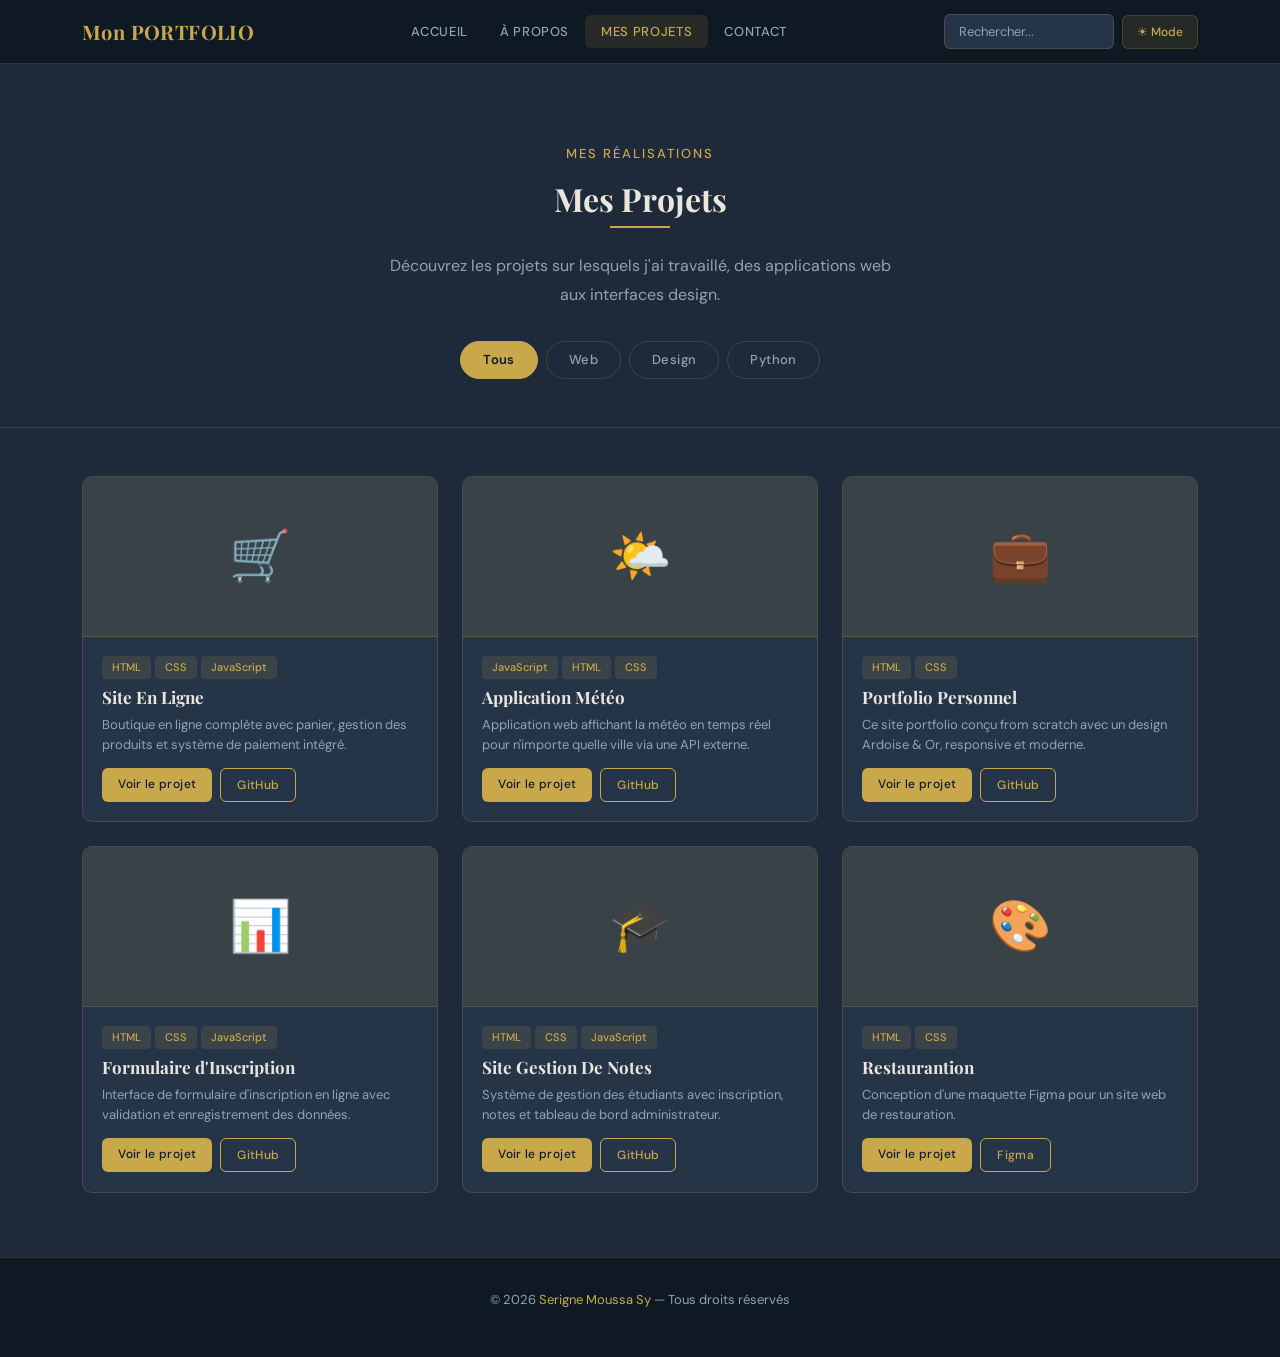
<file: projets.html>
<!DOCTYPE html>
<html lang="fr">
<head>
  <meta charset="UTF-8" />
  <meta name="viewport" content="width=device-width, initial-scale=1.0"/>
  <title>Mes Projets — Xalil Faye</title>

  <!-- Google Fonts -->
  <link href="https://fonts.googleapis.com/css2?family=Playfair+Display:wght@400;700&family=DM+Sans:wght@300;400;500&display=swap" rel="stylesheet"/>

  <!-- Bootstrap 5 CDN -->
  <link href="https://cdn.jsdelivr.net/npm/bootstrap@5.3.0/dist/css/bootstrap.min.css" rel="stylesheet"/>

  <!-- CSS personnel -->
  <link rel="stylesheet" href="style.css"/>
</head>
<body>

  <!-- NAVBAR -->
  <header>
    <nav class="navbar navbar-expand-lg fixed-top">
      <div class="container">

        <a class="navbar-logo" href="index.html">Mon PORTFOLIO</a>

        <button class="navbar-toggler" type="button" data-bs-toggle="collapse" data-bs-target="#navMenu">
          <span class="navbar-toggler-icon"></span>
        </button>

        <div class="collapse navbar-collapse" id="navMenu">
          <ul class="navbar-nav mx-auto">
            <li class="nav-item"><a class="nav-link" href="index.html">ACCUEIL</a></li>
            <li class="nav-item"><a class="nav-link" href="a propos.html">À PROPOS</a></li>
            <li class="nav-item"><a class="nav-link active" href="projets.html">MES PROJETS</a></li>
            <li class="nav-item"><a class="nav-link" href="contact.html">CONTACT</a></li>
          </ul>
          <div class="d-flex align-items-center gap-2">
            <input type="text" class="nav-search" placeholder="Rechercher..."/>
            <button class="btn-mode" id="toggleMode">☀ Mode</button>
          </div>
        </div>

      </div>
    </nav>
  </header>

  <main>

    <!-- HERO PROJETS -->
    <section class="projets-hero fade-in">
      <div class="container text-center">
        <p class="ap-label">Mes réalisations</p>
        <h1 class="section-titre">Mes Projets</h1>
        <div class="hero-ligne mx-auto"></div>
        <p class="ap-description mx-auto">
          Découvrez les projets sur lesquels j'ai travaillé,
          des applications web aux interfaces design.
        </p>

        <!-- FILTRES -->
        <div class="filtres-wrapper">
          <button class="filtre active" data-filtre="tous">Tous</button>
          <button class="filtre" data-filtre="web">Web</button>
          <button class="filtre" data-filtre="design">Design</button>
          <button class="filtre" data-filtre="python">Python</button>
        </div>
      </div>
    </section>

    <!-- GRILLE PROJETS -->
    <section class="projets-liste">
      <div class="container">
        <div class="row g-4" id="projetsGrille">

          <div class="col-lg-4 col-md-6 col-filtrable fade-in">
            <article class="card projet-carte h-100" data-categorie="web">
              <div class="projet-image">🛒</div>
              <div class="card-body projet-info">
                <div class="projet-tags">
                  <span class="badge-tag">HTML</span>
                  <span class="badge-tag">CSS</span>
                  <span class="badge-tag">JavaScript</span>
                </div>
                <h2 class="card-title">Site En Ligne</h2>
                <p class="card-text">Boutique en ligne complète avec panier, gestion des produits et système de paiement intégré.</p>
                <div class="projet-liens">
                  <a href="Site de Vente.html" class="btn-or">Voir le projet</a>
                  <a href="#" class="btn-contour">GitHub</a>
                </div>
              </div>
            </article>
          </div>

          <div class="col-lg-4 col-md-6 col-filtrable fade-in">
            <article class="card projet-carte h-100" data-categorie="web">
              <div class="projet-image">🌤️</div>
              <div class="card-body projet-info">
                <div class="projet-tags">
                  <span class="badge-tag">JavaScript</span>
                  <span class="badge-tag">HTML</span>
                  <span class="badge-tag">CSS</span>
                </div>
                <h2 class="card-title">Application Météo</h2>
                <p class="card-text">Application web affichant la météo en temps réel pour n'importe quelle ville via une API externe.</p>
                <div class="projet-liens">
                  <a href="AppliMeteo.html" class="btn-or">Voir le projet</a>
                  <a href="#" class="btn-contour">GitHub</a>
                </div>
              </div>
            </article>
          </div>

          <div class="col-lg-4 col-md-6 col-filtrable fade-in">
            <article class="card projet-carte h-100" data-categorie="design">
              <div class="projet-image">💼</div>
              <div class="card-body projet-info">
                <div class="projet-tags">
                  <span class="badge-tag">HTML</span>
                  <span class="badge-tag">CSS</span>
                </div>
                <h2 class="card-title">Portfolio Personnel</h2>
                <p class="card-text">Ce site portfolio conçu from scratch avec un design Ardoise & Or, responsive et moderne.</p>
                <div class="projet-liens">
                  <a href="index.html" class="btn-or">Voir le projet</a>
                  <a href="#" class="btn-contour">GitHub</a>
                </div>
              </div>
            </article>
          </div>

          <div class="col-lg-4 col-md-6 col-filtrable fade-in">
            <article class="card projet-carte h-100" data-categorie="python">
              <div class="projet-image">📊</div>
              <div class="card-body projet-info">
                <div class="projet-tags">
                  <span class="badge-tag">HTML</span>
                  <span class="badge-tag">CSS</span>
                  <span class="badge-tag">JavaScript</span>
                </div>
                <h2 class="card-title">Formulaire d'Inscription</h2>
                <p class="card-text">Interface de formulaire d'inscription en ligne avec validation et enregistrement des données.</p>
                <div class="projet-liens">
                  <a href="FormInscript.html" class="btn-or">Voir le projet</a>
                  <a href="#" class="btn-contour">GitHub</a>
                </div>
              </div>
            </article>
          </div>

          <div class="col-lg-4 col-md-6 col-filtrable fade-in">
            <article class="card projet-carte h-100" data-categorie="web">
              <div class="projet-image">🎓</div>
              <div class="card-body projet-info">
                <div class="projet-tags">
                  <span class="badge-tag">HTML</span>
                  <span class="badge-tag">CSS</span>
                  <span class="badge-tag">JavaScript</span>
                </div>
                <h2 class="card-title">Site Gestion De Notes</h2>
                <p class="card-text">Système de gestion des étudiants avec inscription, notes et tableau de bord administrateur.</p>
                <div class="projet-liens">
                  <a href="Gestion Des Notes.html" class="btn-or">Voir le projet</a>
                  <a href="#" class="btn-contour">GitHub</a>
                </div>
              </div>
            </article>
          </div>

          <div class="col-lg-4 col-md-6 col-filtrable fade-in">
            <article class="card projet-carte h-100" data-categorie="design">
              <div class="projet-image">🎨</div>
              <div class="card-body projet-info">
                <div class="projet-tags">
                  <span class="badge-tag">HTML</span> 
                  <span class="badge-tag">CSS</span>
                </div>
                <h2 class="card-title">Restaurantion</h2>
                <p class="card-text">Conception d'une maquette Figma pour un site web de restauration.</p>
                <div class="projet-liens">
                  <a href="FastFood.html" class="btn-or">Voir le projet</a>
                  <a href="#" class="btn-contour">Figma</a>
                </div>
              </div>
            </article>
          </div>

        </div>
      </div>
    </section>

  </main>

  <!-- FOOTER -->
  <footer class="site-footer">
    <div class="container text-center">
      <p>© 2026 <span class="or">Serigne Moussa Sy</span> — Tous droits réservés</p>
    </div>
  </footer>

  <!-- Bootstrap JS -->
  <script src="https://cdn.jsdelivr.net/npm/bootstrap@5.3.0/dist/js/bootstrap.bundle.min.js"></script>
  
  <!-- JS externe -->
  <script src="script.js"></script>

</body>
</html>
</file>
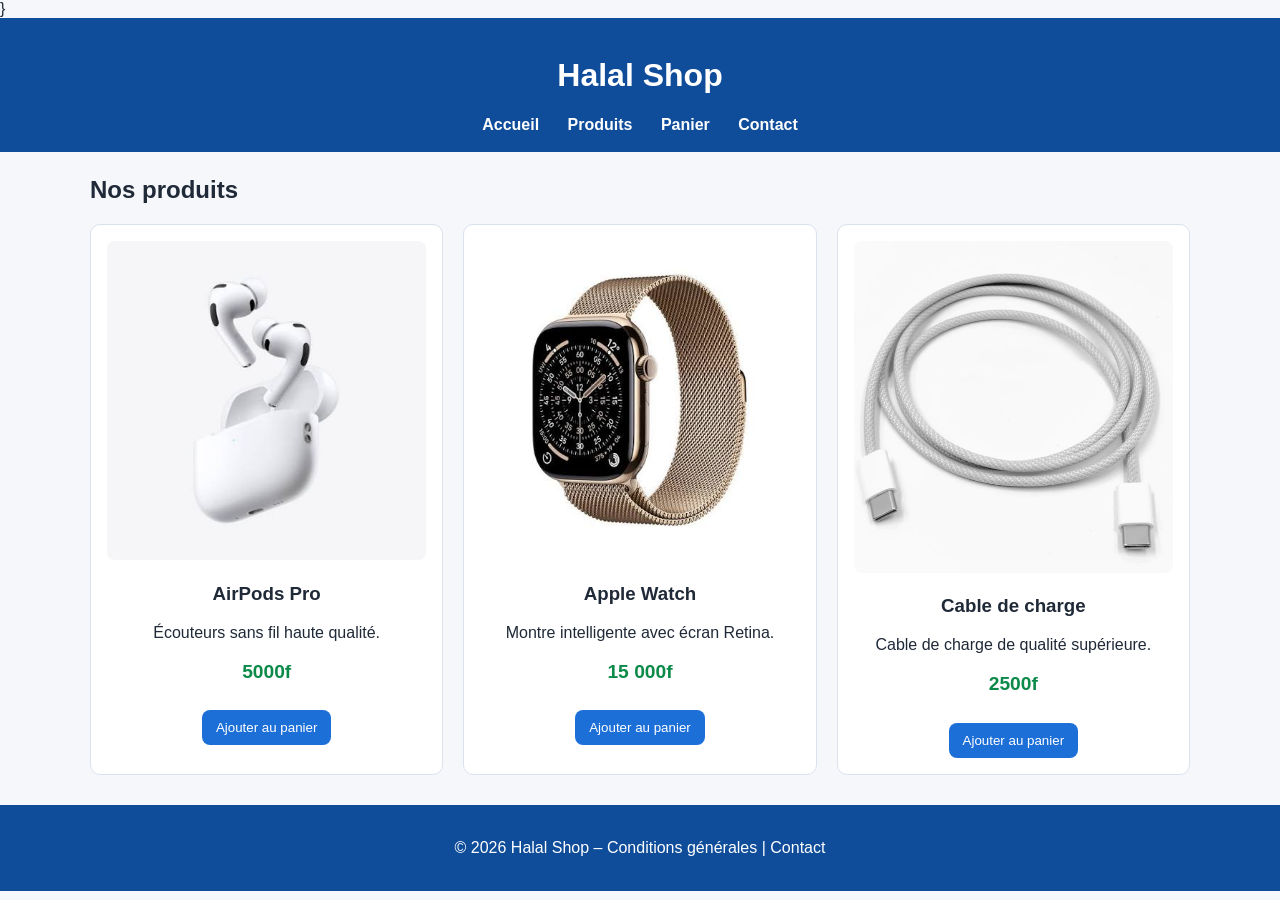
<file: Site de Vente.html>
<!DOCTYPE html>
<html lang="fr">
<head>
  <meta charset="UTF-8">
  <meta name="viewport" content="width=device-width, initial-scale=1.0">
  <title>Boutique Nova</title>
    <style>
     body {
  margin: 0;
  font-family: Arial, sans-serif;
  background: #f5f7fb;
  color: #1f2937;
}

header {
  background: #0f4c9a;
  color: #fff;
  padding: 18px;
  text-align: center;
}

nav {
  margin-top: 10px;
}

nav a {
  color: #fff;
  margin: 0 12px;
  text-decoration: none;
  font-weight: bold;
}

nav a:hover {
  text-decoration: underline;
}

main {
  max-width: 1100px;
  margin: 24px auto;
  padding: 0 16px;
}

.grid-produits {
  display: grid;
  grid-template-columns: repeat(auto-fit, minmax(260px, 1fr));
  gap: 20px;
}

.produit {
  background: #fff;
  border: 1px solid #dbe2ed;
  border-radius: 10px;
  padding: 16px;
  text-align: center;
}

.produit img {
  max-width: 100%;
  border-radius: 8px;
}

.prix {
  font-size: 1.2em;
  font-weight: bold;
  color: #0b8a4a;
}

button {
  margin-top: 8px;
  border: none;
  background: #1d6fd8;
  color: #fff;
  border-radius: 8px;
  padding: 10px 14px;
  cursor: pointer;
}

button:hover {
  background: #145ab3;
}

footer {
  text-align: center;
  padding: 18px;
  background: #0f4c9a;
  color: #fff;
  margin-top: 30px;
}
</style>   
       
        }
</head>
<body>
  <header>
    <h1>Halal Shop</h1>
    <nav>
      <a href="#">Accueil</a>
      <a href="#">Produits</a>
      <a href="#">Panier</a>
      <a href="#">Contact</a>
    </nav>
  </header>

  <main>
    <h2>Nos produits</h2>
    <div class="grid-produits">
      <div class="produit">
        <img src="images/AirPods.jpeg" alt="AirPods Pro">
        <h3>AirPods Pro</h3>
        <p>Écouteurs sans fil haute qualité.</p>
        <p class="prix">5000f</p>
        <button>Ajouter au panier</button>
      </div>

      <div class="produit">
        <img src="images/Apple Watch.jpeg" alt="Apple Watch">
        <h3>Apple Watch</h3>
        <p>Montre intelligente avec écran Retina.</p>
        <p class="prix">15 000f</p>
        <button>Ajouter au panier</button>
      </div>

      <div class="produit">
        <img src="images/cable chargeur.jpeg" alt="Cable de charge">
        <h3>Cable de charge</h3>
        <p>Cable de charge de qualité supérieure.</p>
        <p class="prix">2500f</p>
        <button>Ajouter au panier</button>
      </div>
    </div>
  </main>

  <footer>
    <p>&copy; 2026 Halal Shop – Conditions générales | Contact</p>
  </footer>
</body>
</html>
</file>
<file: style.css>
/* ════════════════════════════════
   VARIABLES — Thème Ardoise & Or
   ════════════════════════════════ */
:root {
  --noir:     #0F1923;
  --ardoise:  #1E2A3A;
  --ardoise2: #253447;
  --or:       #C9A84C;
  --or-clair: #E8C97A;
  --or-bg:    rgba(201, 168, 76, 0.12);
  --texte:    #EAE6DF;
  --muted:    #8FA3B8;
  --border:   rgba(201, 168, 76, 0.2);
}

/* Mode clair ( toggle JS) */
body.light-mode {
  --noir:    #F5F5F0;
  --ardoise: #FFFFFF;
  --ardoise2:#F0EFE8;
  --texte:   #1a1a1a;
  --muted:   #555555;
  --border:  rgba(201, 168, 76, 0.35);
}

/* ════════════════════════════════
   BASE
   ════════════════════════════════ */
* {
  box-sizing: border-box;
  margin: 0;
  padding: 0;
}

body {
  font-family: 'DM Sans', sans-serif;
  background: var(--ardoise);
  color: var(--texte);
  margin-top: 64px;
  transition: background 0.3s, color 0.3s;
}

/* ════════════════════════════════
           NAVBAR 
   ════════════════════════════════ */
.navbar {
  background: var(--noir) !important;
  border-bottom: 1px solid var(--border);
  height: 64px;
  padding: 0;
}

.navbar-logo {
  font-family: 'Playfair Display', serif;
  font-size: 20px;
  font-weight: 700;
  color: var(--or) !important;
  text-decoration: none;
  letter-spacing: 0.02em;
}

.nav-link {
  font-size: 13px;
  font-weight: 500;
  letter-spacing: 0.05em;
  color: var(--muted) !important;
  border-radius: 6px;
  padding: 7px 16px !important;
  transition: background 0.2s, color 0.2s;
}

.nav-link:hover,
.nav-link.active {
  background: var(--or-bg) !important;
  color: var(--or) !important;
}

.navbar-toggler {
  border-color: var(--or) !important;
}

.navbar-toggler-icon {
  filter: invert(70%) sepia(50%) saturate(400%) hue-rotate(10deg);
}

.nav-search {
  padding: 7px 14px;
  background: var(--ardoise2);
  border: 1px solid var(--border);
  border-radius: 6px;
  color: var(--texte);
  font-size: 13px;
  font-family: 'DM Sans', sans-serif;
  outline: none;
  width: 170px;
  transition: border-color 0.2s;
}

.nav-search::placeholder { color: var(--muted); }
.nav-search:focus { border-color: var(--or); }

/* Bouton mode*/
.btn-mode {
  padding: 7px 14px;
  font-size: 12px;
  font-weight: 500;
  color: var(--or);
  background: var(--or-bg);
  border: 1px solid var(--border);
  border-radius: 6px;
  cursor: pointer;
  white-space: nowrap;
  transition: background 0.2s;
}

.btn-mode:hover { background: rgba(201, 168, 76, 0.22); }

/* ── Menu mobile : fond visible ── */
@media (max-width: 991px) {
  .navbar-collapse {
    background: var(--noir);
    border-top: 1px solid var(--border);
    border-bottom: 1px solid var(--border);
    padding: 1rem 1.2rem;
    position: absolute;
    top: 64px;
    left: 0;
    right: 0;
    z-index: 999;
  }
  .navbar-nav { margin-bottom: 1rem; }
  .nav-link { padding: 10px 12px !important; border-radius: 6px; }
  .nav-search { width: 100%; margin-bottom: 8px; }
  .d-flex.align-items-center { flex-direction: column; align-items: stretch !important; gap: 8px; }
  .btn-mode { width: 100%; text-align: center; }
}

/* ════════════════════════════════
   SECTIONS 
   ════════════════════════════════ */
.section-titre {
  font-family: 'Playfair Display', serif;
  font-size: 32px;
  font-weight: 700;
  color: var(--texte);
  margin-bottom: 8px;
}

.section-sous-titre {
  font-size: 14px;
  color: var(--muted);
  margin-bottom: 2.5rem;
  letter-spacing: 0.05em;
}

/* ════════════════════════════════
             HERO 
   ════════════════════════════════ */
.hero {
  padding: 5rem 0;
  background: var(--ardoise);
  border-bottom: 1px solid var(--border);
  min-height: calc(100vh - 64px);
  display: flex;
  align-items: center;
}

.hero-salut {
  font-size: 13px;
  font-weight: 500;
  letter-spacing: 0.15em;
  color: var(--or);
  text-transform: uppercase;
  margin-bottom: 16px;
}

.hero-nom {
  font-family: 'Playfair Display', serif;
  font-size: 52px;
  font-weight: 700;
  color: var(--texte);
  line-height: 1.1;
  letter-spacing: -0.01em;
  margin-bottom: 12px;
}

.hero-titre {
  font-size: 18px;
  font-weight: 300;
  color: var(--muted);
  margin-bottom: 24px;
}

.hero-ligne {
  width: 60px;
  height: 2px;
  background: var(--or);
  margin-bottom: 24px;
}

.hero-description {
  font-size: 16px;
  color: var(--muted);
  line-height: 1.7;
  max-width: 480px;
  margin-bottom: 2.5rem;
}

.hero-boutons {
  display: flex;
  gap: 12px;
  flex-wrap: wrap;
  margin-bottom: 2rem;
}

.hero-reseaux {
  display: flex;
  gap: 20px;
}

.hero-reseaux a {
  font-size: 13px;
  font-weight: 500;
  color: var(--muted);
  text-decoration: none;
  letter-spacing: 0.05em;
  text-transform: uppercase;
  transition: color 0.2s;
}

.hero-reseaux a:hover { color: var(--or); }

/* Photo cercle  */
.photo-cercle {
  width: 300px;
  height: 300px;
  border-radius: 50%;
  border: 3px solid var(--or);
  object-fit: cover;
  background: var(--ardoise2);
}

/* ════════════════════════════════
   BOUTONS 
   ════════════════════════════════ */
.btn-or {
  display: inline-block;
  padding: 12px 28px;
  font-size: 14px;
  font-weight: 500;
  font-family: 'DM Sans', sans-serif;
  color: var(--noir);
  background: var(--or);
  border: none;
  border-radius: 6px;
  cursor: pointer;
  text-decoration: none;
  letter-spacing: 0.03em;
  transition: background 0.2s;
}

.btn-or:hover { background: var(--or-clair); color: var(--noir); }

.btn-contour {
  display: inline-block;
  padding: 12px 28px;
  font-size: 14px;
  font-weight: 500;
  font-family: 'DM Sans', sans-serif;
  color: var(--or);
  background: transparent;
  border: 1px solid var(--or);
  border-radius: 6px;
  cursor: pointer;
  text-decoration: none;
  letter-spacing: 0.03em;
  transition: background 0.2s;
}

.btn-contour:hover { background: var(--or-bg); color: var(--or); }

/* ════════════════════════════════
   COMPÉTENCES 
   ════════════════════════════════ */
.competences {
  padding: 4rem 0;
  background: var(--noir);
  border-bottom: 1px solid var(--border);
}

.competences-liste {
  display: flex;
  justify-content: center;
  flex-wrap: wrap; 
  gap: 12px;
}

.badge-comp {
  padding: 8px 22px;
  background: var(--or-bg);
  color: var(--or);
  border: 1px solid var(--border);
  border-radius: 999px;
  font-size: 13px;
  font-weight: 500;
  letter-spacing: 0.05em;
  transition: background 0.2s;
}

.badge-comp:hover { background: rgba(201, 168, 76, 0.22); }

/* ════════════════════════════════
   PROJETS
   ════════════════════════════════ */
.projets {
  padding: 4rem 0;
  background: var(--ardoise);
  border-bottom: 1px solid var(--border);
}

.projet-carte {
  background: var(--ardoise2) !important;
  border: 1px solid var(--border) !important;
  border-radius: 10px !important;
  transition: border-color 0.2s, transform 0.2s;
}

.projet-carte:hover {
  border-color: var(--or) !important;
  transform: translateY(-4px);
}

.projet-image {
  width: 100%;
  height: 160px;
  background: var(--or-bg);
  display: flex;
  align-items: center;
  justify-content: center;
  font-size: 50px;
  border-bottom: 1px solid var(--border);
  border-radius: 10px 10px 0 0;
}

.projet-info { padding: 1.2rem; }

.projet-carte .card-title {
  font-family: 'Playfair Display', serif;
  font-size: 17px;
  font-weight: 700;
  color: var(--texte);
  margin-bottom: 8px;
  margin-top: 8px;
}

.projet-carte .card-text {
  font-size: 13px;
  color: var(--muted);
  margin-bottom: 14px;
  line-height: 1.5;
}

/* Tags  */
.projet-tags {
  display: flex;
  flex-wrap: wrap;
  gap: 4px;
  margin-bottom: 8px;
}

.badge-tag {
  padding: 3px 10px;
  background: var(--or-bg);
  color: var(--or);
  border-radius: 4px;
  font-size: 11px;
  font-weight: 500;
}

.projet-liens {
  display: flex;
  gap: 8px;
  flex-wrap: wrap;
}

.projet-liens .btn-or,
.projet-liens .btn-contour {
  padding: 7px 16px;
  font-size: 12px;
}

/* ════════════════════════════════
   FOOTER 
   ════════════════════════════════ */
.site-footer {
  padding: 2rem 0;
  background: var(--noir);
  font-size: 13px;
  color: var(--muted);
  border-top: 1px solid var(--border);
}

.or { color: var(--or); }

/* ════════════════════════════════
   ANIMATION SCROLL 
   ════════════════════════════════ */
.fade-in {
  opacity: 0;
  transform: translateY(24px);
  transition: opacity 0.6s ease, transform 0.6s ease;
}

.fade-in.visible {
  opacity: 1;
  transform: translateY(0);
}

/* ════════════════════════════════
   RESPONSIVE
   ════════════════════════════════ */
@media (max-width: 768px) {
  .hero-nom  { font-size: 36px; }
  .hero      { min-height: auto; padding: 3rem 0; }
  .photo-cercle { width: 200px; height: 200px; margin-top: 2rem; }
  .hero-boutons { flex-direction: column; }
  .section-titre { font-size: 24px; }
}

@media (max-width: 375px) {
  .hero-nom  { font-size: 26px; }
  .nav-search { display: none; }
}



/* ════════════════════════════════
   about.css — Page À Propos
   Thème Ardoise & Or 
   ════════════════════════════════ */

/* ── HERO À PROPOS ── */
.ap-hero {
  padding: 5rem 0;
  background: var(--ardoise);
  border-bottom: 1px solid var(--border);
}

.ap-label {
  font-size: 13px;
  font-weight: 500;
  letter-spacing: 0.15em;
  color: var(--or);
  text-transform: uppercase;
  margin-bottom: 16px;
}

.ap-nom {
  font-family: 'Playfair Display', serif;
  font-size: 48px;
  font-weight: 700;
  color: var(--texte);
  line-height: 1.1;
  margin-bottom: 10px;
}

.ap-titre {
  font-size: 18px;
  font-weight: 300;
  color: var(--muted);
  margin-bottom: 24px;
}

.ap-ligne {
  width: 60px;
  height: 2px;
  background: var(--or);
  margin-bottom: 24px;
}

.ap-description {
  font-size: 16px;
  color: var(--muted);
  line-height: 1.8;
  max-width: 520px;
  margin-bottom: 2rem;
}

/* ── INFORMATIONS PERSONNELLES ── */
.infos {
  padding: 4rem 0;
  background: var(--noir);
  border-bottom: 1px solid var(--border);
}

.info-carte {
  background: var(--ardoise2) !important;
  border: 1px solid var(--border) !important;
  border-radius: 10px !important;
  transition: border-color 0.2s, transform 0.2s;
}

.info-carte:hover {
  border-color: var(--or) !important;
  transform: translateY(-3px);
}

.info-icone {
  font-size: 28px;
  margin-bottom: 12px;
}

.info-carte h3 {
  font-family: 'Playfair Display', serif;
  font-size: 16px;
  color: var(--or);
  margin-bottom: 10px;
}

.info-carte ul {
  list-style: none;
  padding: 0;
}

.info-carte ul li {
  font-size: 13px;
  color: var(--muted);
  margin-bottom: 5px;
  padding-left: 14px;
  position: relative;
}

.info-carte ul li::before {
  content: '—';
  position: absolute;
  left: 0;
  color: var(--or);
  font-size: 10px;
}

/* ── COMPÉTENCES AVEC BARRES ── */
.competences-barres {
  padding: 4rem 0;
  background: var(--ardoise);
  border-bottom: 1px solid var(--border);
}

.comp-item {
  margin-bottom: 1.5rem;
}

.comp-header {
  display: flex;
  justify-content: space-between;
  margin-bottom: 8px;
}

.comp-nom {
  font-size: 14px;
  font-weight: 500;
  color: var(--texte);
}

.comp-pct {
  font-size: 13px;
  font-weight: 500;
  color: var(--or);
}

.barre-fond {
  width: 100%;
  height: 6px;
  background: var(--ardoise2);
  border-radius: 999px;
  overflow: hidden;
}

.barre-rempli {
  height: 100%;
  background: linear-gradient(90deg, var(--or), var(--or-clair));
  border-radius: 999px;
}

/* ── TIMELINE EXPÉRIENCES ── */
.experiences {
  padding: 4rem 0;
  background: var(--noir);
  border-bottom: 1px solid var(--border);
}

.timeline {
  position: relative;
  padding-left: 2rem;
}

.timeline::before {
  content: '';
  position: absolute;
  left: 6px;
  top: 0;
  bottom: 0;
  width: 1px;
  background: var(--border);
}

.timeline-item {
  position: relative;
  margin-bottom: 2rem;
}

.timeline-item:last-child { margin-bottom: 0; }

.timeline-point {
  position: absolute;
  left: -2rem;
  top: 8px;
  width: 12px;
  height: 12px;
  border-radius: 50%;
  background: var(--or);
  border: 2px solid var(--noir);
}

.timeline-contenu {
  background: var(--ardoise2);
  border: 1px solid var(--border);
  border-radius: 10px;
  padding: 1.2rem 1.5rem;
  transition: border-color 0.2s;
}

.timeline-contenu:hover { border-color: var(--or); }

.timeline-date {
  font-size: 12px;
  font-weight: 500;
  color: var(--or);
  letter-spacing: 0.1em;
  text-transform: uppercase;
  display: block;
  margin-bottom: 6px;
}

.timeline-contenu h3 {
  font-family: 'Playfair Display', serif;
  font-size: 17px;
  color: var(--texte);
  margin-bottom: 4px;
}

.timeline-contenu p {
  font-size: 13px;
  color: var(--muted);
  margin: 0;
}

.timeline-desc {
  margin-top: 8px !important;
  line-height: 1.6;
}

/* ── RESPONSIVE ── */
@media (max-width: 768px) {
  .ap-nom { font-size: 34px; }
  .ap-hero { padding: 3rem 0; }
}




/* ════════════════════════════════
   VARIABLES — Thème Ardoise & Or
   
   ════════════════════════════════ */
:root {
  --noir:     #0F1923;
  --ardoise:  #1E2A3A;
  --ardoise2: #253447;
  --or:       #C9A84C;
  --or-clair: #E8C97A;
  --or-bg:    rgba(201, 168, 76, 0.12);
  --texte:    #EAE6DF;
  --muted:    #8FA3B8;
  --border:   rgba(201, 168, 76, 0.2);
}

/* Mode clair ( toggle JS) */
body.light-mode {
  --noir:    #F5F5F0;
  --ardoise: #FFFFFF;
  --ardoise2:#F0EFE8;
  --texte:   #1a1a1a;
  --muted:   #555555;
  --border:  rgba(201, 168, 76, 0.35);
}

/* ════════════════════════════════
   BASE
   ════════════════════════════════ */
* {
  box-sizing: border-box;
  margin: 0;
  padding: 0;
}

body {
  font-family: 'DM Sans', sans-serif;
  background: var(--ardoise);
  color: var(--texte);
  margin-top: 64px;
  transition: background 0.3s, color 0.3s;
}

/* ════════════════════════════════
   NAVBAR 
   ════════════════════════════════ */
.navbar {
  background: var(--noir) !important;
  border-bottom: 1px solid var(--border);
  height: 64px;
  padding: 0;
}

.navbar-logo {
  font-family: 'Playfair Display', serif;
  font-size: 20px;
  font-weight: 700;
  color: var(--or) !important;
  text-decoration: none;
  letter-spacing: 0.02em;
}

.nav-link {
  font-size: 13px;
  font-weight: 500;
  letter-spacing: 0.05em;
  color: var(--muted) !important;
  border-radius: 6px;
  padding: 7px 16px !important;
  transition: background 0.2s, color 0.2s;
}

.nav-link:hover,
.nav-link.active {
  background: var(--or-bg) !important;
  color: var(--or) !important;
}

.navbar-toggler {
  border-color: var(--or) !important;
}

.navbar-toggler-icon {
  filter: invert(70%) sepia(50%) saturate(400%) hue-rotate(10deg);
}

.nav-search {
  padding: 7px 14px;
  background: var(--ardoise2);
  border: 1px solid var(--border);
  border-radius: 6px;
  color: var(--texte);
  font-size: 13px;
  font-family: 'DM Sans', sans-serif;
  outline: none;
  width: 170px;
  transition: border-color 0.2s;
}

.nav-search::placeholder { color: var(--muted); }
.nav-search:focus { border-color: var(--or); }

/* Bouton mode */
.btn-mode {
  padding: 7px 14px;
  font-size: 12px;
  font-weight: 500;
  color: var(--or);
  background: var(--or-bg);
  border: 1px solid var(--border);
  border-radius: 6px;
  cursor: pointer;
  white-space: nowrap;
  transition: background 0.2s;
}

.btn-mode:hover { background: rgba(201, 168, 76, 0.22); }

/* ════════════════════════════════
   SECTIONS 
   ════════════════════════════════ */
.section-titre {
  font-family: 'Playfair Display', serif;
  font-size: 32px;
  font-weight: 700;
  color: var(--texte);
  margin-bottom: 8px;
}

.section-sous-titre {
  font-size: 14px;
  color: var(--muted);
  margin-bottom: 2.5rem;
  letter-spacing: 0.05em;
}

/* ════════════════════════════════
   HERO 
   ════════════════════════════════ */
.hero {
  padding: 5rem 0;
  background: var(--ardoise);
  border-bottom: 1px solid var(--border);
  min-height: calc(100vh - 64px);
  display: flex;
  align-items: center;
}

.hero-salut {
  font-size: 13px;
  font-weight: 500;
  letter-spacing: 0.15em;
  color: var(--or);
  text-transform: uppercase;
  margin-bottom: 16px;
}

.hero-nom {
  font-family: 'Playfair Display', serif;
  font-size: 52px;
  font-weight: 700;
  color: var(--texte);
  line-height: 1.1;
  letter-spacing: -0.01em;
  margin-bottom: 12px;
}

.hero-titre {
  font-size: 18px;
  font-weight: 300;
  color: var(--muted);
  margin-bottom: 24px;
}

.hero-ligne {
  width: 60px;
  height: 2px;
  background: var(--or);
  margin-bottom: 24px;
}

.hero-description {
  font-size: 16px;
  color: var(--muted);
  line-height: 1.7;
  max-width: 480px;
  margin-bottom: 2.5rem;
}

.hero-boutons {
  display: flex;
  gap: 12px;
  flex-wrap: wrap;
  margin-bottom: 2rem;
}

.hero-reseaux {
  display: flex;
  gap: 20px;
}

.hero-reseaux a {
  font-size: 13px;
  font-weight: 500;
  color: var(--muted);
  text-decoration: none;
  letter-spacing: 0.05em;
  text-transform: uppercase;
  transition: color 0.2s;
}

.hero-reseaux a:hover { color: var(--or); }

/* Photo cercle */
.photo-cercle {
  width: 300px;
  height: 300px;
  border-radius: 50%;
  border: 3px solid var(--or);
  object-fit: cover;
  background: var(--ardoise2);
}

/* ════════════════════════════════
   BOUTONS
   ════════════════════════════════ */
.btn-or {
  display: inline-block;
  padding: 12px 28px;
  font-size: 14px;
  font-weight: 500;
  font-family: 'DM Sans', sans-serif;
  color: var(--noir);
  background: var(--or);
  border: none;
  border-radius: 6px;
  cursor: pointer;
  text-decoration: none;
  letter-spacing: 0.03em;
  transition: background 0.2s;
}

.btn-or:hover { background: var(--or-clair); color: var(--noir); }

.btn-contour {
  display: inline-block;
  padding: 12px 28px;
  font-size: 14px;
  font-weight: 500;
  font-family: 'DM Sans', sans-serif;
  color: var(--or);
  background: transparent;
  border: 1px solid var(--or);
  border-radius: 6px;
  cursor: pointer;
  text-decoration: none;
  letter-spacing: 0.03em;
  transition: background 0.2s;
}

.btn-contour:hover { background: var(--or-bg); color: var(--or); }

/* ════════════════════════════════
   COMPÉTENCES 
   ════════════════════════════════ */
.competences {
  padding: 4rem 0;
  background: var(--noir);
  border-bottom: 1px solid var(--border);
}

.competences-liste {
  display: flex;
  justify-content: center;
  flex-wrap: wrap;
  gap: 12px;
}

.badge-comp {
  padding: 8px 22px;
  background: var(--or-bg);
  color: var(--or);
  border: 1px solid var(--border);
  border-radius: 999px;
  font-size: 13px;
  font-weight: 500;
  letter-spacing: 0.05em;
  transition: background 0.2s;
}

.badge-comp:hover { background: rgba(201, 168, 76, 0.22); }

/* ════════════════════════════════
   PROJETS 
   ════════════════════════════════ */
.projets {
  padding: 4rem 0;
  background: var(--ardoise);
  border-bottom: 1px solid var(--border);
}

.projet-carte {
  background: var(--ardoise2) !important;
  border: 1px solid var(--border) !important;
  border-radius: 10px !important;
  transition: border-color 0.2s, transform 0.2s;
}

.projet-carte:hover {
  border-color: var(--or) !important;
  transform: translateY(-4px);
}

.projet-image {
  width: 100%;
  height: 160px;
  background: var(--or-bg);
  display: flex;
  align-items: center;
  justify-content: center;
  font-size: 50px;
  border-bottom: 1px solid var(--border);
  border-radius: 10px 10px 0 0;
}

.projet-info { padding: 1.2rem; }

.projet-carte .card-title {
  font-family: 'Playfair Display', serif;
  font-size: 17px;
  font-weight: 700;
  color: var(--texte);
  margin-bottom: 8px;
  margin-top: 8px;
}

.projet-carte .card-text {
  font-size: 13px;
  color: var(--muted);
  margin-bottom: 14px;
  line-height: 1.5;
}

/* Tags */
.projet-tags {
  display: flex;
  flex-wrap: wrap;
  gap: 4px;
  margin-bottom: 8px;
}

.badge-tag {
  padding: 3px 10px;
  background: var(--or-bg);
  color: var(--or);
  border-radius: 4px;
  font-size: 11px;
  font-weight: 500;
}

.projet-liens {
  display: flex;
  gap: 8px;
  flex-wrap: wrap;
}

.projet-liens .btn-or,
.projet-liens .btn-contour {
  padding: 7px 16px;
  font-size: 12px;
}

/* ════════════════════════════════
   FOOTER 
   ════════════════════════════════ */
.site-footer {
  padding: 2rem 0;
  background: var(--noir);
  font-size: 13px;
  color: var(--muted);
  border-top: 1px solid var(--border);
}

.or { color: var(--or); }

/* ════════════════════════════════
   ANIMATION SCROLL 
   ════════════════════════════════ */
.fade-in { 
  opacity: 0;
  transform: translateY(24px);
  transition: opacity 0.6s ease, transform 0.6s ease;
}

.fade-in.visible {
  opacity: 1;
  transform: translateY(0);
}

/* ════════════════════════════════
   RESPONSIVE
   ════════════════════════════════ */
@media (max-width: 768px) {
  .hero-nom  { font-size: 36px; }
  .hero      { min-height: auto; padding: 3rem 0; }
  .photo-cercle { width: 200px; height: 200px; margin-top: 2rem; }
  .hero-boutons { flex-direction: column; }
  .section-titre { font-size: 24px; }
}

@media (max-width: 375px) {
  .hero-nom  { font-size: 26px; }
  .nav-search { display: none; }
}

/* ════════════════════════════════
   PAGE PROJETS
   ════════════════════════════════ */

/* Hero projets */
.projets-hero {
  padding: 5rem 0 3rem;
  background: var(--ardoise);
  border-bottom: 1px solid var(--border);
}

.ap-label {
  font-size: 13px;
  font-weight: 500;
  letter-spacing: 0.15em;
  color: var(--or);
  text-transform: uppercase;
  margin-bottom: 16px;
}

.ap-description {
  font-size: 16px;
  color: var(--muted);
  line-height: 1.8;
  max-width: 520px;
  margin-bottom: 2rem;
}

/* Filtres */
.filtres-wrapper {
  display: flex;
  justify-content: center;
  flex-wrap: wrap;
  gap: 8px;
  margin-top: 1.5rem;
}

.filtre {
  padding: 8px 22px;
  font-size: 13px;
  font-weight: 500;
  font-family: 'DM Sans', sans-serif;
  color: var(--muted);
  background: transparent;
  border: 1px solid var(--border);
  border-radius: 999px;
  cursor: pointer;
  transition: all 0.2s;
  letter-spacing: 0.03em;
}

.filtre:hover {
  border-color: var(--or);
  color: var(--or);
}

.filtre.active {
  background: var(--or);
  color: var(--noir);
  border-color: var(--or);
  font-weight: 600;
}

/* Liste projets */
.projets-liste {
  padding: 3rem 0 4rem;
  background: var(--ardoise);
}

/* ════════════════════════════════
   PAGE À PROPOS
   ════════════════════════════════ */
.ap-hero {
  padding: 5rem 0;
  background: var(--ardoise);
  border-bottom: 1px solid var(--border);
}

.ap-nom {
  font-family: 'Playfair Display', serif;
  font-size: 48px;
  font-weight: 700;
  color: var(--texte);
  line-height: 1.1;
  margin-bottom: 10px;
}

.ap-titre {
  font-size: 18px;
  font-weight: 300;
  color: var(--muted);
  margin-bottom: 24px;
}

.ap-ligne {
  width: 60px;
  height: 2px;
  background: var(--or);
  margin-bottom: 24px;
}

/* Infos personnelles */
.infos {
  padding: 4rem 0;
  background: var(--noir);
  border-bottom: 1px solid var(--border);
}

.info-carte {
  background: var(--ardoise2) !important;
  border: 1px solid var(--border) !important;
  border-radius: 10px !important;
  transition: border-color 0.2s, transform 0.2s;
}

.info-carte:hover {
  border-color: var(--or) !important;
  transform: translateY(-3px);
}

.info-icone { font-size: 28px; margin-bottom: 12px; }

.info-carte h3 {
  font-family: 'Playfair Display', serif;
  font-size: 16px;
  color: var(--or);
  margin-bottom: 10px;
}

.info-carte ul { list-style: none; padding: 0; }

.info-carte ul li {
  font-size: 13px;
  color: var(--muted);
  margin-bottom: 5px;
  padding-left: 14px;
  position: relative;
}

.info-carte ul li::before {
  content: '—';
  position: absolute;
  left: 0;
  color: var(--or);
  font-size: 10px;
}

/* Barres compétences */
.competences-barres {
  padding: 4rem 0;
  background: var(--ardoise);
  border-bottom: 1px solid var(--border);
}

.comp-item { margin-bottom: 1.5rem; }

.comp-header {
  display: flex;
  justify-content: space-between;
  margin-bottom: 8px;
}

.comp-nom { font-size: 14px; font-weight: 500; color: var(--texte); }
.comp-pct { font-size: 13px; font-weight: 500; color: var(--or); }

.barre-fond {
  width: 100%;
  height: 6px;
  background: var(--ardoise2);
  border-radius: 999px;
  overflow: hidden;
}

.barre-rempli {
  height: 100%;
  background: linear-gradient(90deg, var(--or), var(--or-clair));
  border-radius: 999px;
}

/* Timeline */
.experiences {
  padding: 4rem 0;
  background: var(--noir);
  border-bottom: 1px solid var(--border);
}

.timeline {
  position: relative;
  padding-left: 2rem;
}

.timeline::before {
  content: '';
  position: absolute;
  left: 6px; top: 0; bottom: 0;
  width: 1px;
  background: var(--border);
}

.timeline-item {
  position: relative;
  margin-bottom: 2rem;
}

.timeline-item:last-child { margin-bottom: 0; }

.timeline-point {
  position: absolute;
  left: -2rem;
  top: 8px;
  width: 12px;
  height: 12px;
  border-radius: 50%;
  background: var(--or);
  border: 2px solid var(--noir);
}

.timeline-contenu {
  background: var(--ardoise2);
  border: 1px solid var(--border);
  border-radius: 10px;
  padding: 1.2rem 1.5rem;
  transition: border-color 0.2s;
}

.timeline-contenu:hover { border-color: var(--or); }

.timeline-date {
  font-size: 12px;
  font-weight: 500;
  color: var(--or);
  letter-spacing: 0.1em;
  text-transform: uppercase;
  display: block;
  margin-bottom: 6px;
}

.timeline-contenu h3 {
  font-family: 'Playfair Display', serif;
  font-size: 17px;
  color: var(--texte);
  margin-bottom: 4px;
}

.timeline-contenu p { font-size: 13px; color: var(--muted); margin: 0; }
.timeline-desc { margin-top: 8px !important; line-height: 1.6; }

@media (max-width: 768px) {
  .ap-nom { font-size: 34px; }
  .ap-hero { padding: 3rem 0; }
  .projets-hero { padding: 3rem 0 2rem; }
}
</file>
